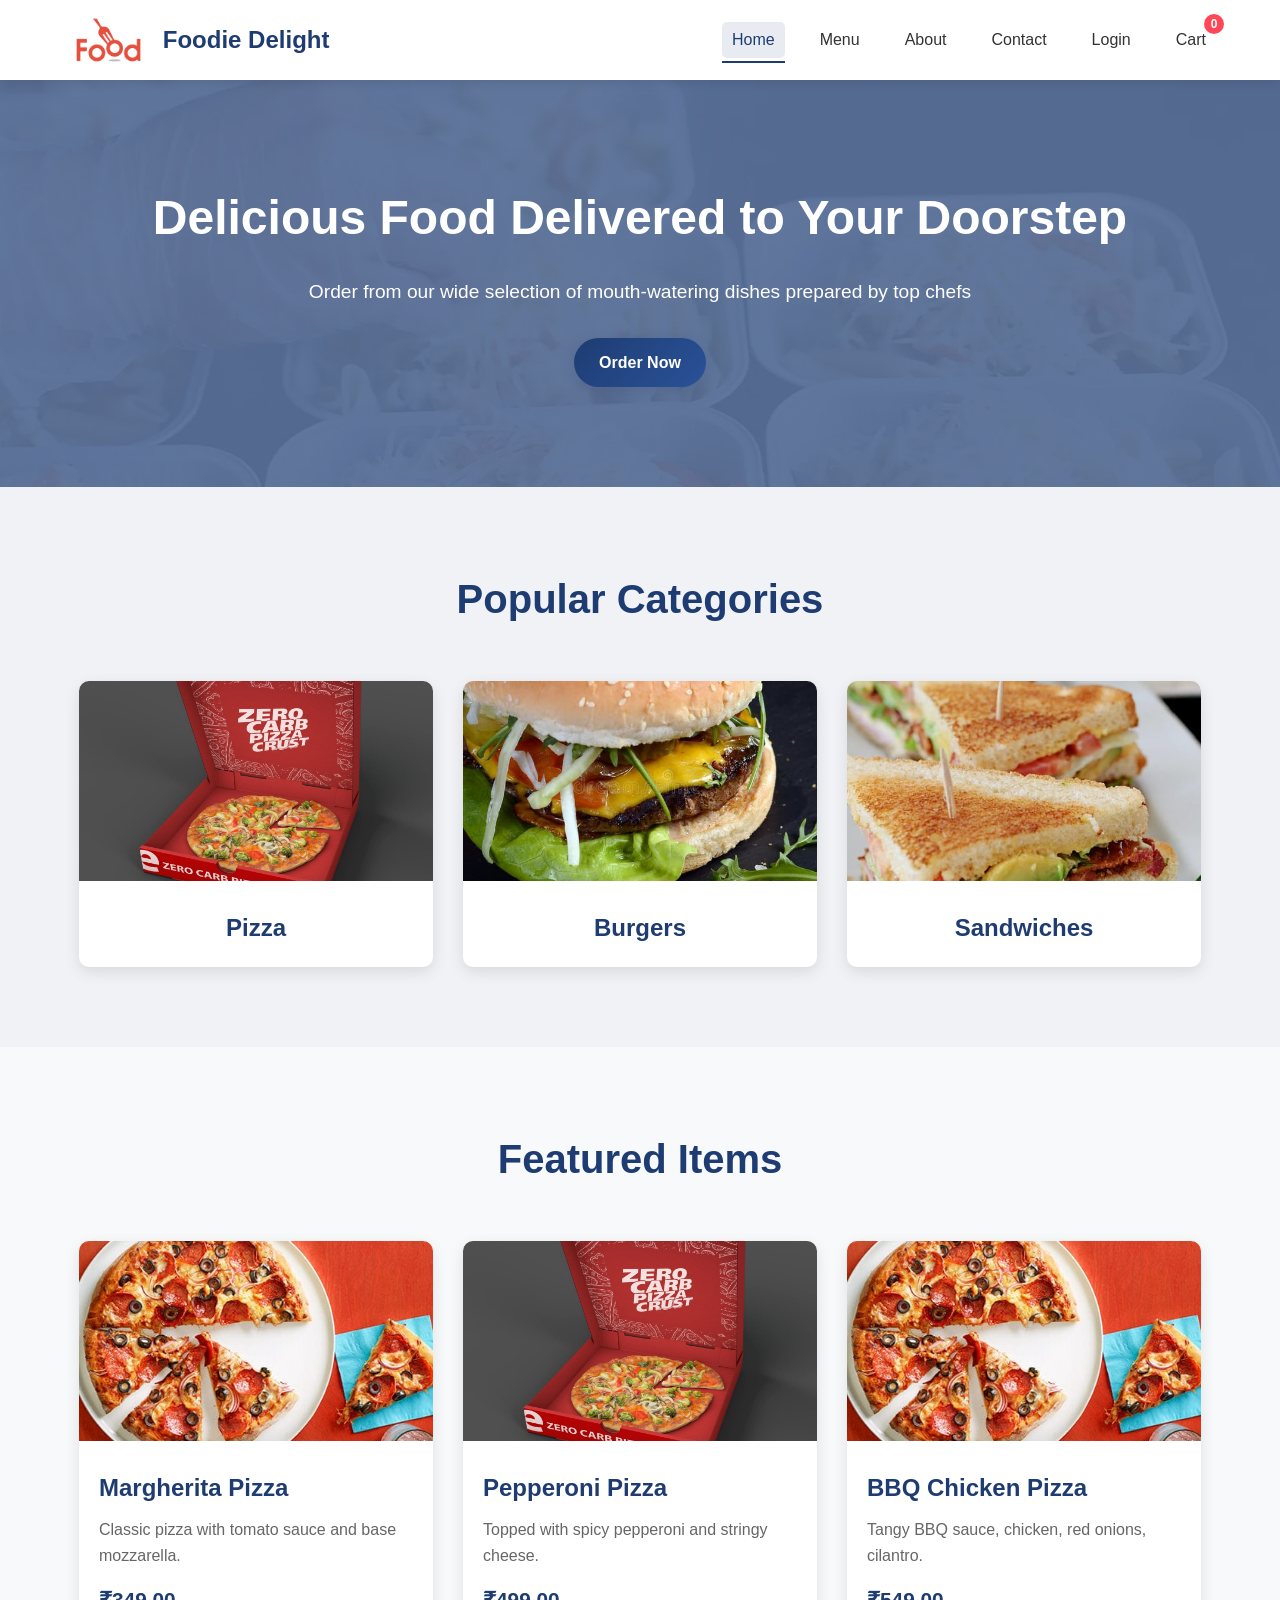
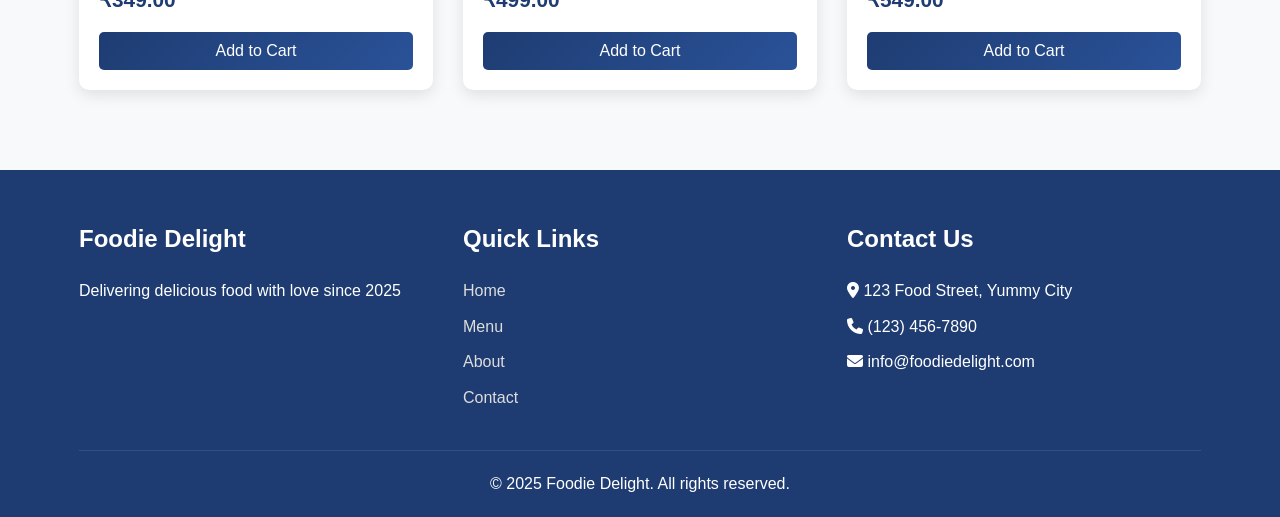
<file: index.html>
<!DOCTYPE html>
<html lang="en">

<head>
    <meta charset="UTF-8">
    <meta name="viewport" content="width=device-width, initial-scale=1.0">
    <title>Foodie Delight - Order Delicious Food Online</title>
    <link rel="stylesheet" href="style.css">
    <link rel="stylesheet" href="https://cdnjs.cloudflare.com/ajax/libs/font-awesome/6.4.0/css/all.min.css">
</head>

<body>
    <!-- Header Section -->
    <header>
        <div class="container">
            <div class="logo">
                <img src="img/logo.png" alt="Foodie Delight Logo">
                <h1>Foodie Delight</h1>
            </div>
            <nav>
                <ul class="nav-links">
                    <li><a href="index.html" class="active">Home</a></li>
                    <li><a href="menu.html">Menu</a></li>
                    <li><a href="about.html">About</a></li>
                    <li><a href="contact.html">Contact</a></li>
                    <li><a href="#" id="cartLink">Cart <span class="cart-count">0</span></a></li>
                </ul>
            </nav>
        </div>
    </header>

    <!-- Hero Section -->
    <section class="hero">
        <div class="container">
            <div class="hero-content">
                <h1>Delicious Food Delivered to Your Doorstep</h1>
                <p>Order from our wide selection of mouth-watering dishes prepared by top chefs</p>
                <a href="menu.html" class="btn-primary">Order Now</a>
            </div>
        </div>
    </section>

    <!-- Categories Section -->
    <section class="categories">
        <div class="container">
            <h2>Popular Categories</h2>
            <div class="category-grid">
                <div class="category-card">
                    <img src="img/category/pizza.jpg" alt="Pizza">
                    <h3>Pizza</h3>
                </div>
                <div class="category-card">
                    <img src="img/category/burger.jpg" alt="Burgers">
                    <h3>Burgers</h3>
                </div>
                <div class="category-card">
                    <img src="img/category/sandwich.jpg" alt="Sandwiches">
                    <h3>Sandwiches</h3>
                </div>
            </div>
        </div>
    </section>

    <!-- Featured Items Section -->
    <section class="featured">
        <div class="container">
            <h2>Featured Items</h2>
            <div class="food-grid" id="featuredFoods">
                <!-- Featured items will be loaded here by JavaScript -->
            </div>
        </div>
    </section>

    <!-- Cart Modal -->
    <div class="cart-modal" id="cartModal">
        <div class="cart-content">
            <div class="cart-header">
                <h2>Your Cart</h2>
                <span class="close-btn" id="closeCart">&times;</span>
            </div>
            <div class="cart-body">
                <div id="cartItems">
                    <!-- Cart items will be loaded here -->
                    <p class="empty-cart-message">Your cart is empty</p>
                </div>
                <div class="cart-footer">
                    <div class="cart-total">
                        <h3>Total: ₹<span id="cartTotal">0.00</span></h3>
                    </div>
                    <button class="btn-primary checkout-btn" id="checkoutBtn">Checkout</button>
                </div>
            </div>
        </div>
    </div>

    <!-- Footer -->
    <footer>
        <div class="container">
            <div class="footer-content">
                <div class="footer-section">
                    <h3>Foodie Delight</h3>
                    <p>Delivering delicious food with love since 2025</p>
                </div>
                <div class="footer-section">
                    <h3>Quick Links</h3>
                    <ul>
                        <li><a href="index.html">Home</a></li>
                        <li><a href="menu.html">Menu</a></li>
                        <li><a href="about.html">About</a></li>
                        <li><a href="contact.html">Contact</a></li>
                    </ul>
                </div>
                <div class="footer-section">
                    <h3>Contact Us</h3>
                    <p><i class="fas fa-map-marker-alt"></i> 123 Food Street, Yummy City</p>
                    <p><i class="fas fa-phone"></i> (123) 456-7890</p>
                    <p><i class="fas fa-envelope"></i> info@foodiedelight.com</p>
                </div>
            </div>
            <div class="footer-bottom">
                <p>&copy; 2025 Foodie Delight. All rights reserved.</p>
            </div>
        </div>
    </footer>

    <script src="script.js"></script>
</body>

</html>
</file>
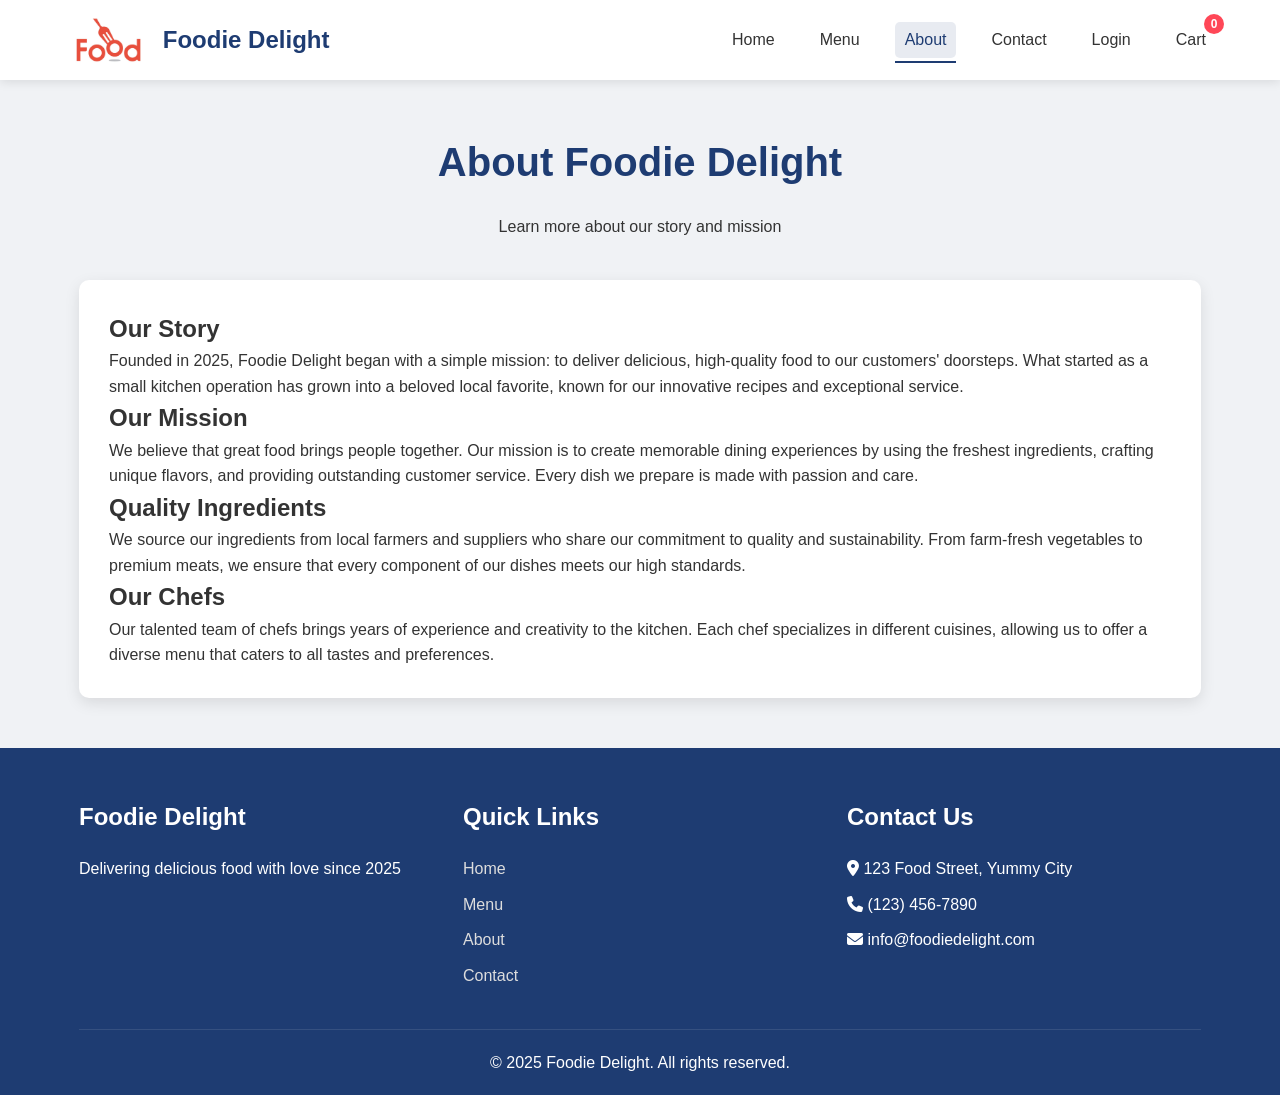
<file: about.html>
<!DOCTYPE html>
<html lang="en">
<head>
    <meta charset="UTF-8">
    <meta name="viewport" content="width=device-width, initial-scale=1.0">
    <title>About Us - Foodie Delight</title>
    <link rel="stylesheet" href="style.css">
    <link rel="stylesheet" href="https://cdnjs.cloudflare.com/ajax/libs/font-awesome/6.4.0/css/all.min.css">
</head>
<body>
    <!-- Header Section -->
    <header>
        <div class="container">
            <div class="logo">
                <img src="img/logo.png" alt="Foodie Delight Logo">
                <h1>Foodie Delight</h1>
            </div>
            <nav>
                <ul class="nav-links">
                    <li><a href="index.html">Home</a></li>
                    <li><a href="menu.html">Menu</a></li>
                    <li><a href="about.html" class="active">About</a></li>
                    <li><a href="contact.html">Contact</a></li>
                    <li><a href="#" id="cartLink">Cart <span class="cart-count">0</span></a></li>
                </ul>
            </nav>
        </div>
    </header>

    <!-- About Section -->
    <section class="about-page">
        <div class="container">
            <div class="about-header">
                <h1>About Foodie Delight</h1>
                <p>Learn more about our story and mission</p>
            </div>
            
            <div class="about-content">
                <h2>Our Story</h2>
                <p>Founded in 2025, Foodie Delight began with a simple mission: to deliver delicious, high-quality food to our customers' doorsteps. What started as a small kitchen operation has grown into a beloved local favorite, known for our innovative recipes and exceptional service.</p>
                
                <h2>Our Mission</h2>
                <p>We believe that great food brings people together. Our mission is to create memorable dining experiences by using the freshest ingredients, crafting unique flavors, and providing outstanding customer service. Every dish we prepare is made with passion and care.</p>
                
                <h2>Quality Ingredients</h2>
                <p>We source our ingredients from local farmers and suppliers who share our commitment to quality and sustainability. From farm-fresh vegetables to premium meats, we ensure that every component of our dishes meets our high standards.</p>
                
                <h2>Our Chefs</h2>
                <p>Our talented team of chefs brings years of experience and creativity to the kitchen. Each chef specializes in different cuisines, allowing us to offer a diverse menu that caters to all tastes and preferences.</p>
            </div>
        </div>
    </section>

    <!-- Cart Modal -->
    <div class="cart-modal" id="cartModal">
        <div class="cart-content">
            <div class="cart-header">
                <h2>Your Cart</h2>
                <span class="close-btn" id="closeCart">&times;</span>
            </div>
            <div class="cart-body">
                <div id="cartItems">
                    <!-- Cart items will be loaded here -->
                    <p class="empty-cart-message">Your cart is empty</p>
                </div>
                <div class="cart-footer">
                    <div class="cart-total">
                        <h3>Total: ₹<span id="cartTotal">0.00</span></h3>
                    </div>
                    <button class="btn-primary checkout-btn" id="checkoutBtn">Checkout</button>
                </div>
            </div>
        </div>
    </div>

    <!-- Footer -->
    <footer>
        <div class="container">
            <div class="footer-content">
                <div class="footer-section">
                    <h3>Foodie Delight</h3>
                    <p>Delivering delicious food with love since 2025</p>
                </div>
                <div class="footer-section">
                    <h3>Quick Links</h3>
                    <ul>
                        <li><a href="index.html">Home</a></li>
                        <li><a href="menu.html">Menu</a></li>
                        <li><a href="about.html">About</a></li>
                        <li><a href="contact.html">Contact</a></li>
                    </ul>
                </div>
                <div class="footer-section">
                    <h3>Contact Us</h3>
                    <p><i class="fas fa-map-marker-alt"></i> 123 Food Street, Yummy City</p>
                    <p><i class="fas fa-phone"></i> (123) 456-7890</p>
                    <p><i class="fas fa-envelope"></i> info@foodiedelight.com</p>
                </div>
            </div>
            <div class="footer-bottom">
                <p>&copy; 2025 Foodie Delight. All rights reserved.</p>
            </div>
        </div>
    </footer>

    <script src="script.js"></script>
</body>
</html>
</file>
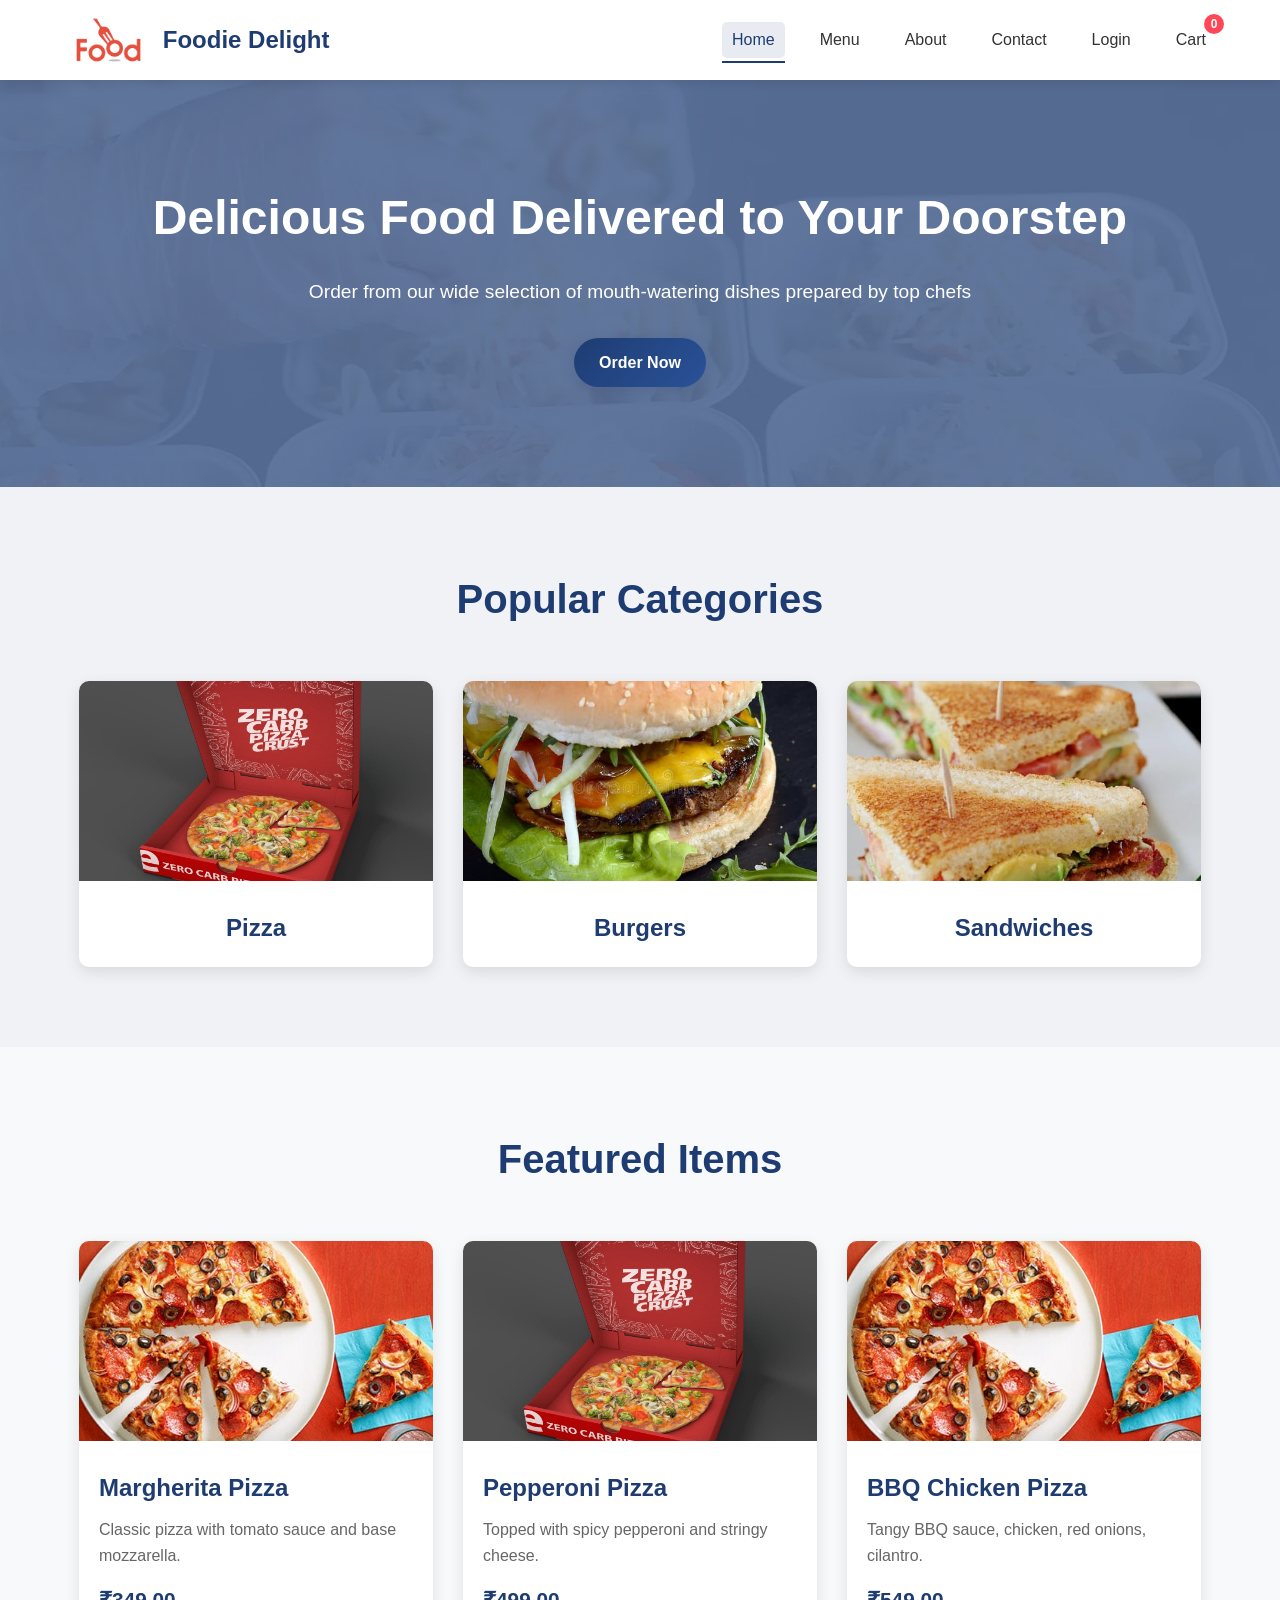
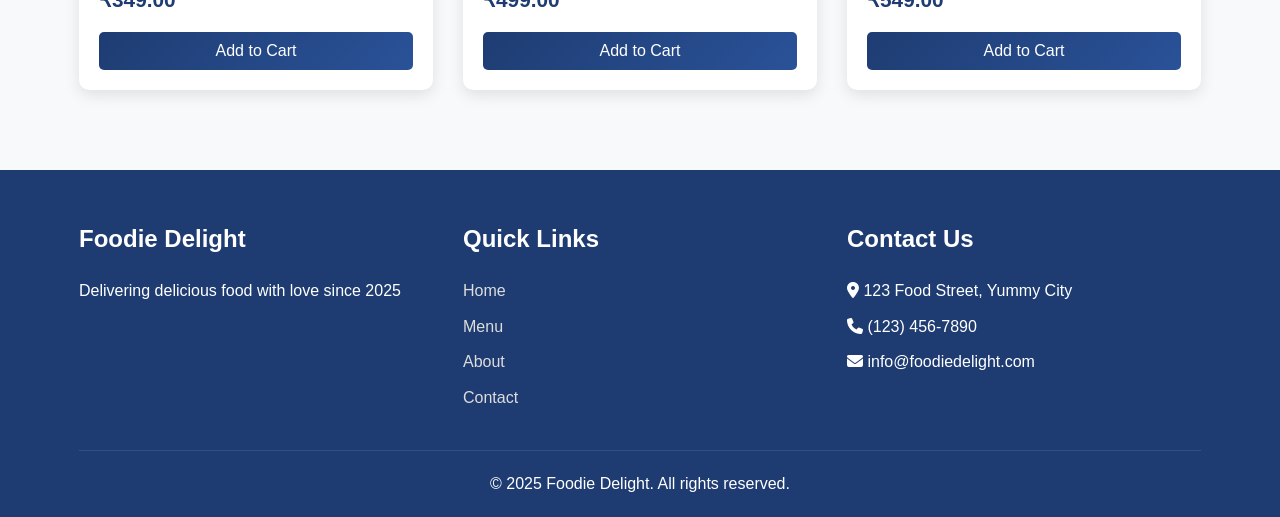
<file: admin.html>
<!DOCTYPE html>
<html lang="en">
<head>
    <meta charset="UTF-8">
    <meta name="viewport" content="width=device-width, initial-scale=1.0">
    <title>Admin Dashboard - Foodie Delight</title>
    <link rel="stylesheet" href="style.css">
    <link rel="stylesheet" href="https://cdnjs.cloudflare.com/ajax/libs/font-awesome/6.4.0/css/all.min.css">
    <style>
        .admin-layout { display: flex; min-height: calc(100vh - 80px); }
        .admin-sidebar { width: 250px; background: #2f3542; color: white; padding: 20px 0; }
        .admin-sidebar ul { list-style: none; padding: 0; }
        .admin-sidebar li { padding: 15px 25px; cursor: pointer; border-left: 4px solid transparent; transition: 0.3s; }
        .admin-sidebar li:hover, .admin-sidebar li.active { background: #57606f; border-left-color: #ff4757; }
        .admin-sidebar i { margin-right: 10px; width: 20px; text-align: center; }
        .admin-content { flex: 1; background: #f1f2f6; padding: 30px; overflow-y: auto; }
        
        .admin-section { display: none; background: white; padding: 20px; border-radius: 8px; box-shadow: 0 4px 6px rgba(0,0,0,0.05); }
        .admin-section.active { display: block; }
        .section-header { display: flex; justify-content: space-between; align-items: center; margin-bottom: 20px; border-bottom: 1px solid #eee; padding-bottom: 15px; }
        
        table { width: 100%; border-collapse: collapse; }
        table th, table td { padding: 12px 15px; text-align: left; border-bottom: 1px solid #ddd; }
        table th { background-color: #f8f9fa; font-weight: bold; }
        .status-badge { padding: 5px 10px; border-radius: 20px; font-size: 0.85em; font-weight: bold; }
        .status-Preparing { background: #ffeaa7; color: #fdcb6e; }
        .status-Out { background: #81ecec; color: #00cec9; }
        .status-Delivered { background: #55efc4; color: #00b894; }
        
        .action-btn { padding: 5px 10px; border: none; border-radius: 4px; cursor: pointer; color: white; display: inline-flex; align-items: center; justify-content: center; margin-right: 5px; }
        .btn-edit { background: #3498db; }
        .btn-delete { background: #e74c3c; }
        .btn-status { background: #2ecc71; }
        
        /* Modal Styles for Menu Item */
        .admin-modal { background: rgba(0,0,0,0.5); display: none; position: fixed; top:0; left:0; width: 100%; height: 100%; align-items: center; justify-content: center; }
        .admin-modal-content { background: white; padding: 30px; border-radius: 8px; width: 400px; max-width: 90%; }
        .form-group { margin-bottom: 15px; }
        .form-group label { display: block; margin-bottom: 5px; }
        .form-group input, .form-group select { width: 100%; padding: 8px; border: 1px solid #ccc; border-radius: 4px; }
    </style>
</head>
<body>
    <header>
        <div class="container">
            <div class="logo">
                <img src="img/logo.png" alt="Logo" onerror="this.src=''; this.alt='🍔'">
                <h1>Foodie Delight <span style="font-size: 0.5em; color: #ff4757; vertical-align: middle;">ADMIN</span></h1>
            </div>
            <nav>
                <ul class="nav-links" id="navLinks">
                    <li><a href="index.html">View Site</a></li>
                    <li><a href="#" id="adminLogout">Logout</a></li>
                </ul>
            </nav>
        </div>
    </header>

    <div class="admin-layout">
        <aside class="admin-sidebar">
            <ul>
                <li class="nav-tab active" data-target="dashboardSection">
                    <i class="fas fa-home"></i> Dashboard
                </li>
                <li class="nav-tab" data-target="ordersSection">
                    <i class="fas fa-shopping-bag"></i> Orders
                </li>
                <li class="nav-tab" data-target="menuSection">
                    <i class="fas fa-utensils"></i> Menu Items
                </li>
            </ul>
        </aside>

        <main class="admin-content">
            <!-- Dashboard Section -->
            <section id="dashboardSection" class="admin-section active">
                <div class="section-header">
                    <h2>Admin Dashboard</h2>
                </div>
                <div style="display: flex; gap: 20px; flex-wrap: wrap;">
                    <div style="flex: 1; background: #fff; padding: 20px; border-radius: 8px; box-shadow: 0 4px 6px rgba(0,0,0,0.05); text-align: center;">
                        <i class="fas fa-shopping-cart" style="font-size: 40px; color: #3498db; margin-bottom: 10px;"></i>
                        <h3 id="statTotalOrders">0</h3>
                        <p>Total Orders</p>
                    </div>
                    <div style="flex: 1; background: #fff; padding: 20px; border-radius: 8px; box-shadow: 0 4px 6px rgba(0,0,0,0.05); text-align: center;">
                        <i class="fas fa-rupee-sign" style="font-size: 40px; color: #2ecc71; margin-bottom: 10px;"></i>
                        <h3 id="statTotalRevenue">₹0.00</h3>
                        <p>Total Revenue</p>
                    </div>
                    <div style="flex: 1; background: #fff; padding: 20px; border-radius: 8px; box-shadow: 0 4px 6px rgba(0,0,0,0.05); text-align: center;">
                        <i class="fas fa-utensils" style="font-size: 40px; color: #f1c40f; margin-bottom: 10px;"></i>
                        <h3 id="statTotalItems">0</h3>
                        <p>Menu Items</p>
                    </div>
                </div>
            </section>

            <!-- Orders Section -->
            <section id="ordersSection" class="admin-section">
                <div class="section-header">
                    <h2>Manage Orders</h2>
                </div>
                <div style="overflow-x: auto;">
                    <table id="ordersTable">
                        <thead>
                            <tr>
                                <th>Order ID</th>
                                <th>Customer</th>
                                <th>Date</th>
                                <th>Items</th>
                                <th>Total</th>
                                <th>Status</th>
                                <th>Actions</th>
                            </tr>
                        </thead>
                        <tbody>
                            <!-- Orders will be injected here -->
                        </tbody>
                    </table>
                </div>
            </section>

            <!-- Menu Items Section -->
            <section id="menuSection" class="admin-section">
                <div class="section-header">
                    <h2>Manage Menu Items</h2>
                    <button class="btn-primary" id="addMenuItemBtn"><i class="fas fa-plus"></i> Add Item</button>
                </div>
                <div style="overflow-x: auto;">
                    <table id="menuTable">
                        <thead>
                            <tr>
                                <th>ID</th>
                                <th>Image</th>
                                <th>Name</th>
                                <th>Category</th>
                                <th>Price</th>
                                <th>Actions</th>
                            </tr>
                        </thead>
                        <tbody>
                            <!-- Menu items will be injected here -->
                        </tbody>
                    </table>
                </div>
            </section>
        </main>
    </div>

    <!-- Add/Edit Menu Item Modal -->
    <div class="admin-modal" id="menuItemModal">
        <div class="admin-modal-content">
            <h2 id="modalTitle" style="margin-bottom: 20px;">Add Menu Item</h2>
            <form id="menuItemForm">
                <input type="hidden" id="itemId">
                <div class="form-group">
                    <label>Name</label>
                    <input type="text" id="itemName" required>
                </div>
                <div class="form-group">
                    <label>Category</label>
                    <select id="itemCategory" required>
                        <option value="pizza">Pizza</option>
                        <option value="burger">Burger</option>
                        <option value="sandwich">Sandwich</option>
                        <option value="beverage">Beverage</option>
                    </select>
                </div>
                <div class="form-group">
                    <label>Price (₹)</label>
                    <input type="number" step="0.01" id="itemPrice" required>
                </div>
                <div class="form-group">
                    <label>Description</label>
                    <input type="text" id="itemDescription" required>
                </div>
                <div class="form-group">
                    <label>Image URL (e.g., img/food/p1.jpg)</label>
                    <input type="text" id="itemImage" required placeholder="img/food/default.jpg">
                </div>
                <div style="display: flex; gap: 10px; margin-top: 20px;">
                    <button type="submit" class="btn-primary" style="flex: 1;">Save</button>
                    <button type="button" class="btn-primary" id="cancelMenuBtn" style="flex: 1; background: #95a5a6;">Cancel</button>
                </div>
            </form>
        </div>
    </div>

    <script src="admin.js"></script>
</body>
</html>
</file>
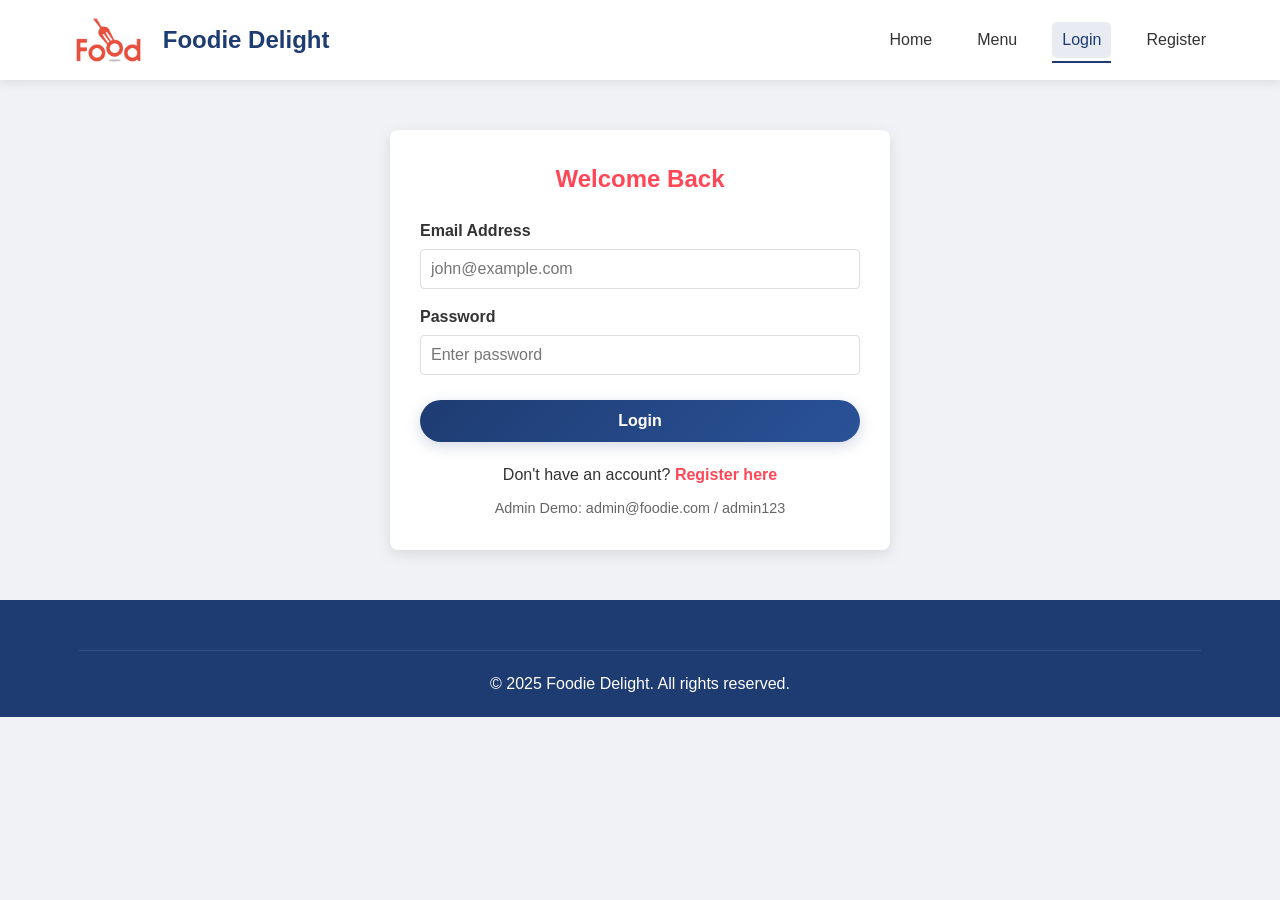
<file: checkout.html>
<!DOCTYPE html>
<html lang="en">
<head>
    <meta charset="UTF-8">
    <meta name="viewport" content="width=device-width, initial-scale=1.0">
    <title>Checkout - Foodie Delight</title>
    <link rel="stylesheet" href="style.css">
    <link rel="stylesheet" href="https://cdnjs.cloudflare.com/ajax/libs/font-awesome/6.4.0/css/all.min.css">
    <style>
        .checkout-container { display: flex; gap: 30px; max-width: 1000px; margin: 40px auto; padding: 0 20px; }
        .checkout-form-section, .order-summary-section { background: white; padding: 25px; border-radius: 8px; box-shadow: 0 4px 15px rgba(0,0,0,0.05); }
        .checkout-form-section { flex: 2; }
        .order-summary-section { flex: 1; height: fit-content; }
        .form-row { display: flex; gap: 15px; margin-bottom: 15px; }
        .form-group { flex: 1; margin-bottom: 15px; }
        .form-group label { display: block; margin-bottom: 5px; font-weight: bold; }
        .form-group input, .form-group select { width: 100%; padding: 10px; border: 1px solid #ddd; border-radius: 4px; }
        .payment-methods { display: flex; gap: 15px; margin-bottom: 20px; }
        .payment-method { flex: 1; padding: 15px; border: 1px solid #ddd; border-radius: 4px; text-align: center; cursor: pointer; }
        .payment-method.active { border-color: #ff4757; background: #fff0f1; }
        .payment-details { display: none; margin-bottom: 20px; }
        .payment-details.active { display: block; }
        .summary-item { display: flex; justify-content: space-between; margin-bottom: 10px; border-bottom: 1px solid #eee; padding-bottom: 10px; }
        .summary-total { display: flex; justify-content: space-between; font-weight: bold; font-size: 1.2em; border-top: 2px solid #ddd; padding-top: 15px; margin-top: 10px; }
        .btn-pay { width: 100%; font-size: 1.1em; padding: 12px; margin-top: 20px; }
    </style>
</head>
<body>
    <header>
        <div class="container">
            <div class="logo">
                <img src="img/logo.png" alt="Logo" onerror="this.src=''; this.alt='🍔'">
                <h1>Foodie Delight</h1>
            </div>
            <nav>
                <ul class="nav-links" id="navLinks">
                    <li><a href="index.html">Home</a></li>
                    <li><a href="menu.html">Menu</a></li>
                </ul>
            </nav>
        </div>
    </header>

    <div class="checkout-container">
        <div class="checkout-form-section">
            <h2>Secure Checkout</h2>
            <form id="checkoutPaymentForm">
                <h3>Shipping Details</h3>
                <div class="form-row">
                    <div class="form-group">
                        <label>Full Name</label>
                        <input type="text" id="shipName" required>
                    </div>
                    <div class="form-group">
                        <label>Phone Number</label>
                        <input type="text" id="shipPhone" required>
                    </div>
                </div>
                <div class="form-group">
                    <label>Delivery Address</label>
                    <input type="text" id="shipAddress" required placeholder="123 Main St, Apartment 4B">
                </div>

                <h3 style="margin-top: 30px;">Payment Method</h3>
                <div class="payment-methods">
                    <div class="payment-method active" data-method="card">
                        <i class="fas fa-credit-card"></i> Credit/Debit Card
                    </div>
                    <div class="payment-method" data-method="upi">
                        <i class="fas fa-mobile-alt"></i> UPI
                    </div>
                </div>

                <div id="cardDetails" class="payment-details active">
                    <div class="form-group">
                        <label>Card Number</label>
                        <input type="text" placeholder="XXXX XXXX XXXX XXXX" maxlength="19" required>
                    </div>
                    <div class="form-row">
                        <div class="form-group">
                            <label>Expiry Date</label>
                            <input type="text" placeholder="MM/YY" maxlength="5" required>
                        </div>
                        <div class="form-group">
                            <label>CVV</label>
                            <input type="password" placeholder="XXX" maxlength="3" required>
                        </div>
                    </div>
                </div>

                <div id="upiDetails" class="payment-details">
                    <div class="form-group">
                        <label>UPI ID</label>
                        <input type="text" placeholder="username@bank">
                    </div>
                </div>

                <button type="submit" class="btn-primary btn-pay">Pay ₹<span id="payBtnAmount">0.00</span></button>
            </form>
        </div>

        <div class="order-summary-section">
            <h2>Order Summary</h2>
            <div id="checkoutItemsList">
                <!-- Items will be injected here -->
            </div>
            <div class="summary-total">
                <span>Total Amount:</span>
                <span>₹<span id="checkoutTotalAmount">0.00</span></span>
            </div>
        </div>
    </div>

    <!-- Bill Modal -->
    <div class="cart-modal" id="receiptModal" style="display: none;">
        <div class="cart-content" style="max-width: 500px; text-align: center;">
            <div class="cart-header" style="justify-content: center; border: none;">
                <h2 style="color: #4CAF50;"><i class="fas fa-check-circle" style="font-size: 50px; display: block; margin-bottom: 10px;"></i> Payment Successful!</h2>
            </div>
            <div class="cart-body">
                <p>Your order has been placed successfully. Thank you for choosing Foodie Delight!</p>
                <p>Order ID: <strong id="receiptOrderId">#12345</strong></p>
                
                <div class="tracking-container" style="margin-top: 30px; text-align: left; background: #f8f9fa; padding: 15px; border-radius: 8px;">
                    <h3 id="trackingStatusText" style="font-size: 1.1em; color: #1e3c72; margin-bottom: 10px;">Order Received ✅</h3>
                    <div class="progress-bar-bg" style="width: 100%; height: 12px; background: #ddd; border-radius: 6px; overflow: hidden;">
                        <div id="trackingProgressBar" style="width: 0%; height: 100%; background: linear-gradient(90deg, #3498db, #2ecc71); transition: width 1s linear;"></div>
                    </div>
                </div>

                <button class="btn-primary" style="margin-top: 25px;" onclick="window.location.href='index.html'">Back to Home</button>
            </div>
        </div>
    </div>

    <script src="checkout.js"></script>
    <script src="script.js"></script> <!-- Load script.js for auth logic -->
</body>
</html>
</file>
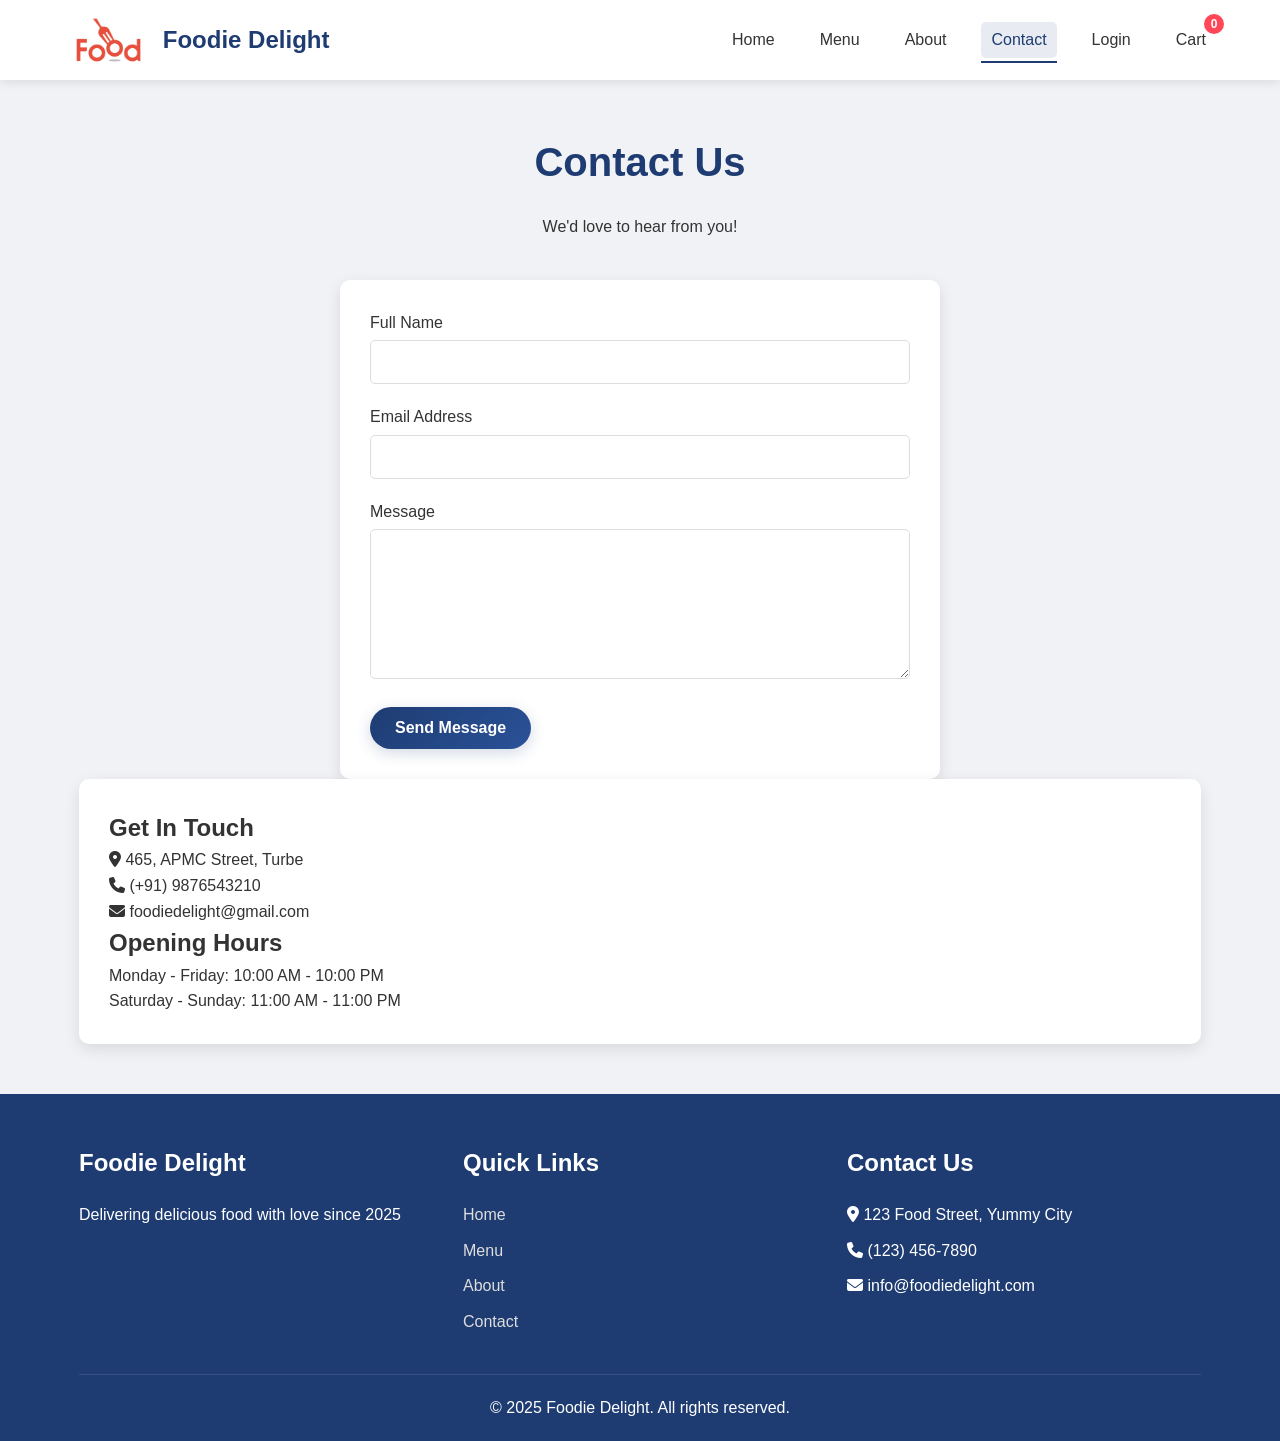
<file: contact.html>
<!DOCTYPE html>
<html lang="en">

<head>
    <meta charset="UTF-8">
    <meta name="viewport" content="width=device-width, initial-scale=1.0">
    <title>Contact Us - Foodie Delight</title>
    <link rel="stylesheet" href="style.css">
    <link rel="stylesheet" href="https://cdnjs.cloudflare.com/ajax/libs/font-awesome/6.4.0/css/all.min.css">
</head>

<body>
    <!-- Header Section -->
    <header>
        <div class="container">
            <div class="logo">
                <img src="img/logo.png" alt="Foodie Delight Logo">
                <h1>Foodie Delight</h1>
            </div>
            <nav>
                <ul class="nav-links">
                    <li><a href="index.html">Home</a></li>
                    <li><a href="menu.html">Menu</a></li>
                    <li><a href="about.html">About</a></li>
                    <li><a href="contact.html" class="active">Contact</a></li>
                    <li><a href="#" id="cartLink">Cart <span class="cart-count">0</span></a></li>
                </ul>
            </nav>
        </div>
    </header>

    <!-- Contact Section -->
    <section class="contact-page">
        <div class="container">
            <div class="contact-header">
                <h1>Contact Us</h1>
                <p>We'd love to hear from you!</p>
            </div>

            <div class="contact-form">
                <form id="contactForm">
                    <div class="form-group">
                        <label for="name">Full Name</label>
                        <input type="text" id="name" name="name" required>
                    </div>

                    <div class="form-group">
                        <label for="email">Email Address</label>
                        <input type="email" id="email" name="email" required>
                    </div>

                    <div class="form-group">
                        <label for="message">Message</label>
                        <textarea id="message" name="message" required></textarea>
                    </div>

                    <button type="submit" class="btn-primary">Send Message</button>
                </form>
            </div>

            <div class="contact-info">
                <div class="about-content">
                    <h2>Get In Touch</h2>
                    <p><i class="fas fa-map-marker-alt"></i> 465, APMC Street, Turbe</p>
                    <p><i class="fas fa-phone"></i> (+91) 9876543210</p>
                    <p><i class="fas fa-envelope"></i> foodiedelight@gmail.com</p>

                    <h2>Opening Hours</h2>
                    <p>Monday - Friday: 10:00 AM - 10:00 PM</p>
                    <p>Saturday - Sunday: 11:00 AM - 11:00 PM</p>
                </div>
            </div>
        </div>
    </section>

    <!-- Cart Modal -->
    <div class="cart-modal" id="cartModal">
        <div class="cart-content">
            <div class="cart-header">
                <h2>Your Cart</h2>
                <span class="close-btn" id="closeCart">&times;</span>
            </div>
            <div class="cart-body">
                <div id="cartItems">
                    <!-- Cart items will be loaded here -->
                    <p class="empty-cart-message">Your cart is empty</p>
                </div>
                <div class="cart-footer">
                    <div class="cart-total">
                        <h3>Total: ₹<span id="cartTotal">0.00</span></h3>
                    </div>
                    <button class="btn-primary checkout-btn" id="checkoutBtn">Checkout</button>
                </div>
            </div>
        </div>
    </div>

    <!-- Footer -->
    <footer>
        <div class="container">
            <div class="footer-content">
                <div class="footer-section">
                    <h3>Foodie Delight</h3>
                    <p>Delivering delicious food with love since 2025</p>
                </div>
                <div class="footer-section">
                    <h3>Quick Links</h3>
                    <ul>
                        <li><a href="index.html">Home</a></li>
                        <li><a href="menu.html">Menu</a></li>
                        <li><a href="about.html">About</a></li>
                        <li><a href="contact.html">Contact</a></li>
                    </ul>
                </div>
                <div class="footer-section">
                    <h3>Contact Us</h3>
                    <p><i class="fas fa-map-marker-alt"></i> 123 Food Street, Yummy City</p>
                    <p><i class="fas fa-phone"></i> (123) 456-7890</p>
                    <p><i class="fas fa-envelope"></i> info@foodiedelight.com</p>
                </div>
            </div>
            <div class="footer-bottom">
                <p>&copy; 2025 Foodie Delight. All rights reserved.</p>
            </div>
        </div>
    </footer>

    <script src="script.js"></script>
</body>

</html>
</file>
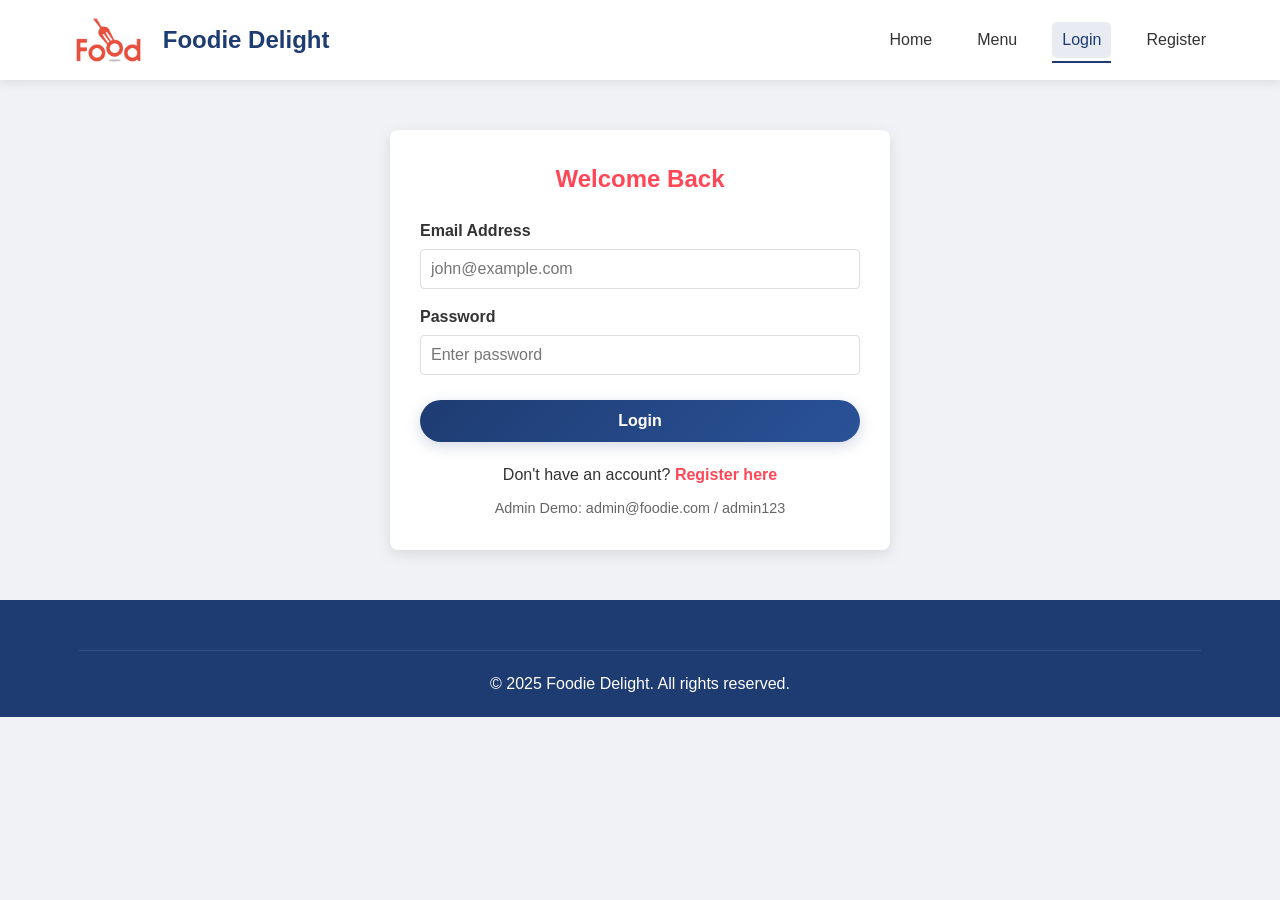
<file: login.html>
<!DOCTYPE html>
<html lang="en">
<head>
    <meta charset="UTF-8">
    <meta name="viewport" content="width=device-width, initial-scale=1.0">
    <title>Login - Foodie Delight</title>
    <link rel="stylesheet" href="style.css">
    <link rel="stylesheet" href="https://cdnjs.cloudflare.com/ajax/libs/font-awesome/6.4.0/css/all.min.css">
    <style>
        .auth-container { max-width: 500px; margin: 50px auto; padding: 30px; background: white; border-radius: 8px; box-shadow: 0 4px 15px rgba(0,0,0,0.1); }
        .auth-container h2 { text-align: center; margin-bottom: 20px; color: #ff4757; }
        .auth-form .form-group { margin-bottom: 15px; }
        .auth-form label { display: block; margin-bottom: 5px; font-weight: bold; }
        .auth-form input { width: 100%; padding: 10px; border: 1px solid #ddd; border-radius: 4px; font-size: 16px; }
        .auth-form .btn-primary { width: 100%; margin-top: 10px; }
        .auth-links { text-align: center; margin-top: 20px; }
        .auth-links a { color: #ff4757; text-decoration: none; font-weight: bold; }
        .auth-links a:hover { text-decoration: underline; }
    </style>
</head>
<body class="auth-page">
    <!-- Header Section -->
    <header>
        <div class="container">
            <div class="logo">
                <img src="img/logo.png" alt="Logo" onerror="this.src=''; this.alt='🍔'">
                <h1>Foodie Delight</h1>
            </div>
            <nav>
                <ul class="nav-links" id="navLinks">
                    <li><a href="index.html">Home</a></li>
                    <li><a href="menu.html">Menu</a></li>
                    <li><a href="login.html" class="active">Login</a></li>
                    <li><a href="register.html">Register</a></li>
                </ul>
            </nav>
        </div>
    </header>

    <section class="auth-section">
        <div class="container">
            <div class="auth-container">
                <h2>Welcome Back</h2>
                <form id="loginForm" class="auth-form">
                    <div class="form-group">
                        <label for="loginEmail">Email Address</label>
                        <input type="email" id="loginEmail" required placeholder="john@example.com">
                    </div>
                    <div class="form-group">
                        <label for="loginPassword">Password</label>
                        <input type="password" id="loginPassword" required placeholder="Enter password">
                    </div>
                    <button type="submit" class="btn-primary">Login</button>
                </form>
                <div class="auth-links">
                    <p>Don't have an account? <a href="register.html">Register here</a></p>
                    <p style="margin-top: 10px; font-size: 0.9em; color: #666;">Admin Demo: admin@foodie.com / admin123</p>
                </div>
            </div>
        </div>
    </section>

    <!-- Footer -->
    <footer>
        <div class="container">
            <div class="footer-bottom">
                <p>&copy; 2025 Foodie Delight. All rights reserved.</p>
            </div>
        </div>
    </footer>

    <script src="script.js"></script>
</body>
</html>
</file>
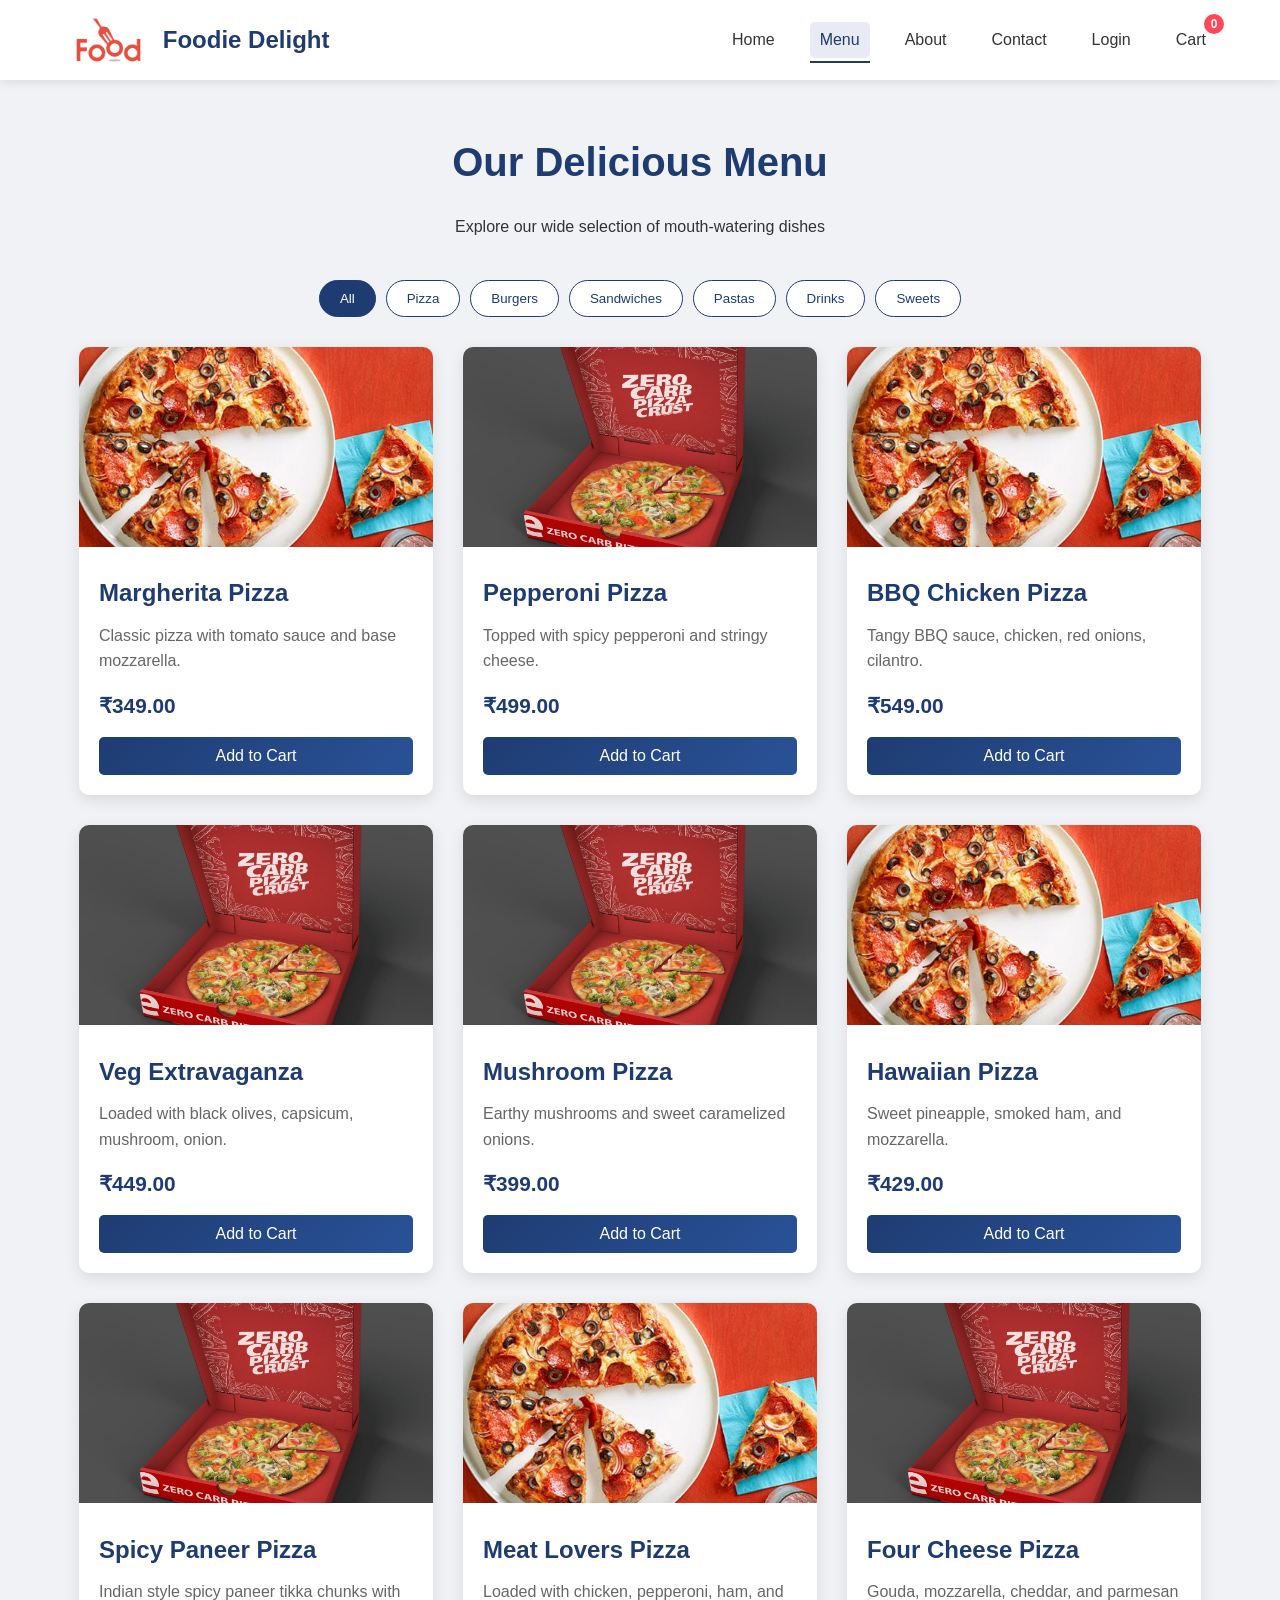
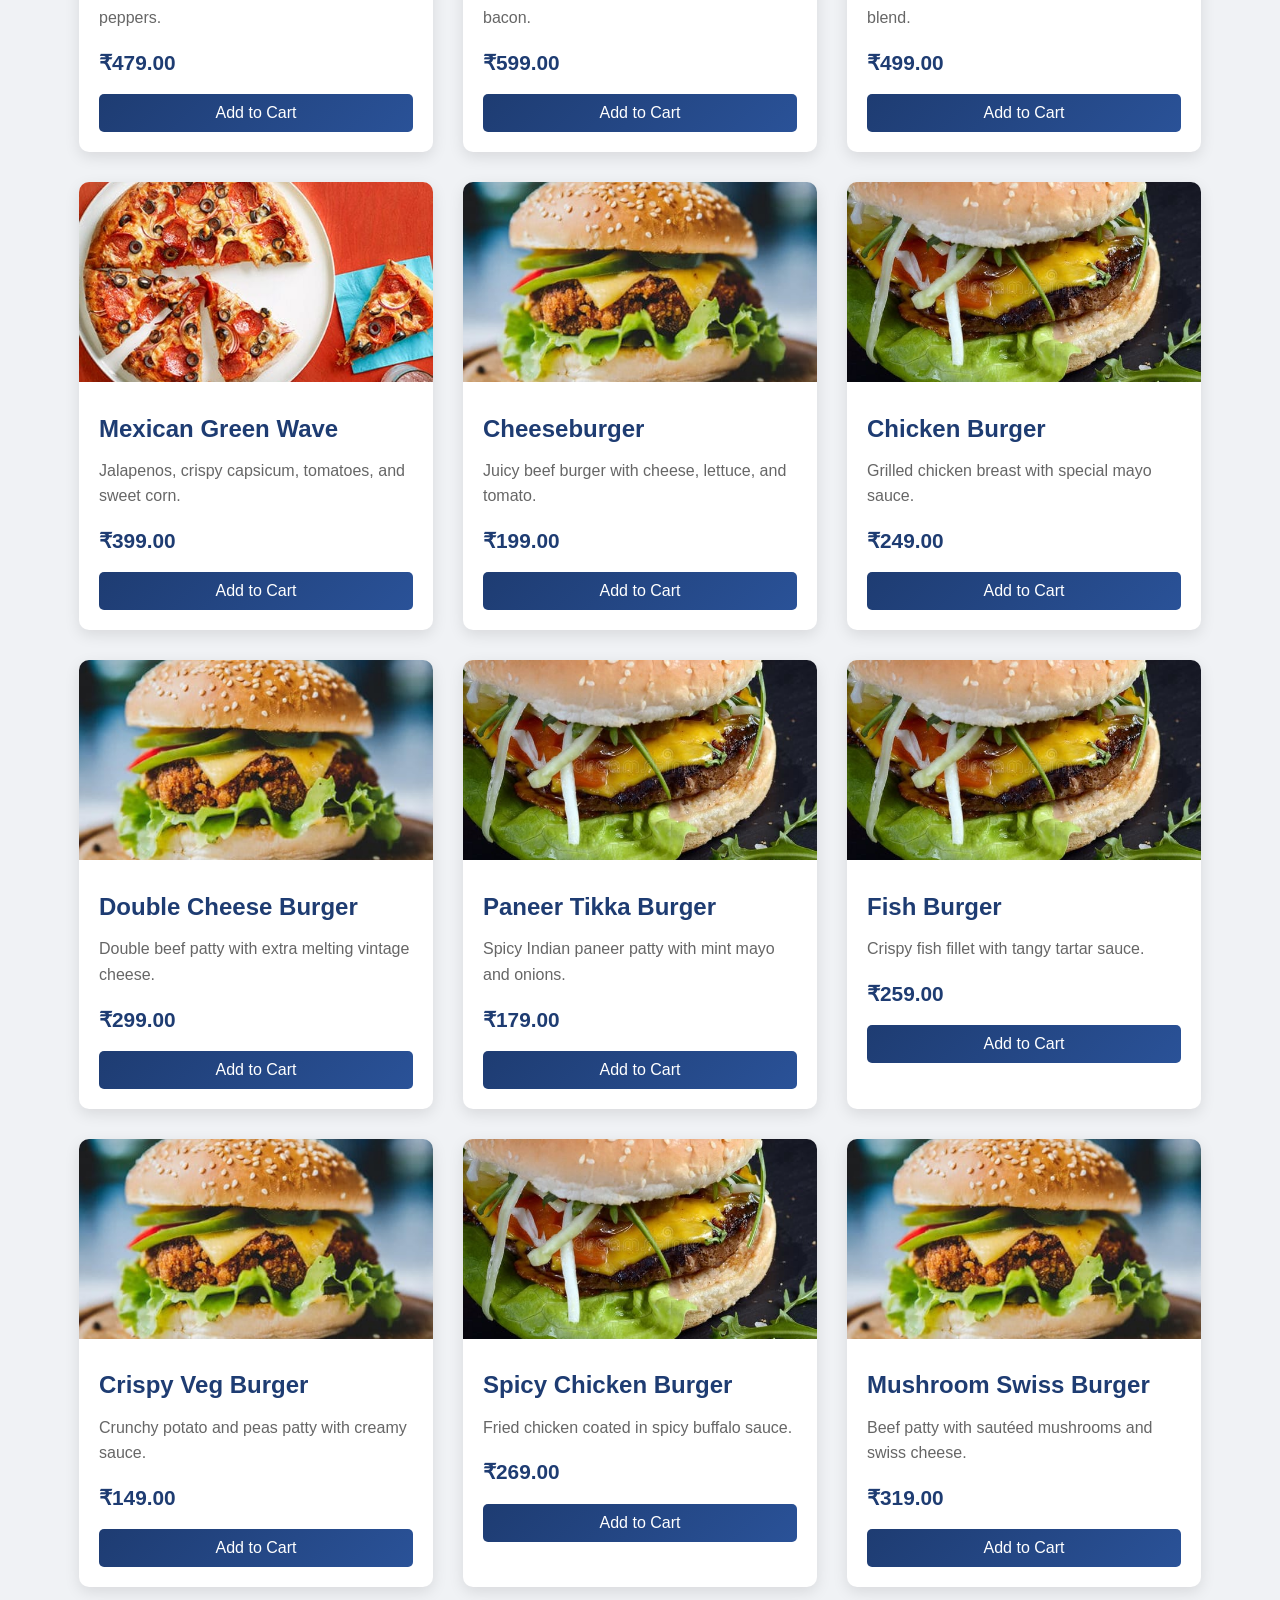
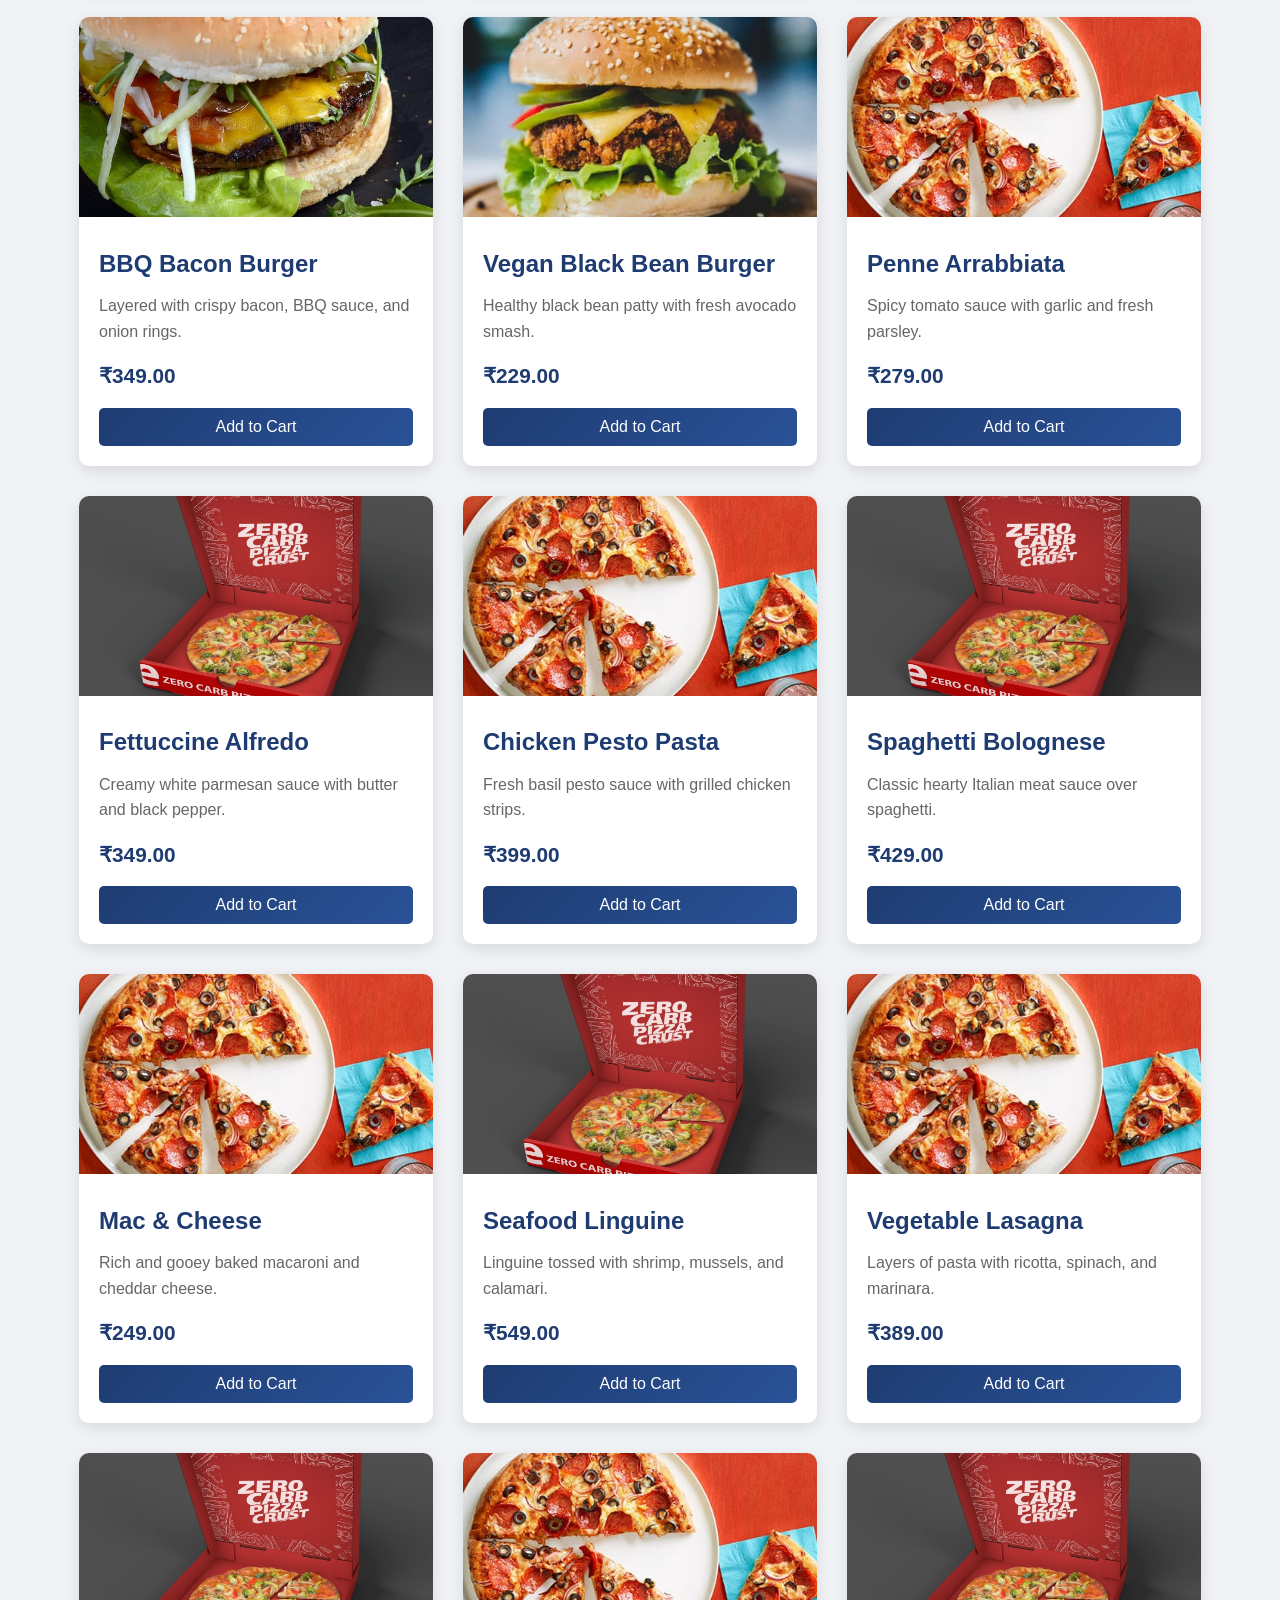
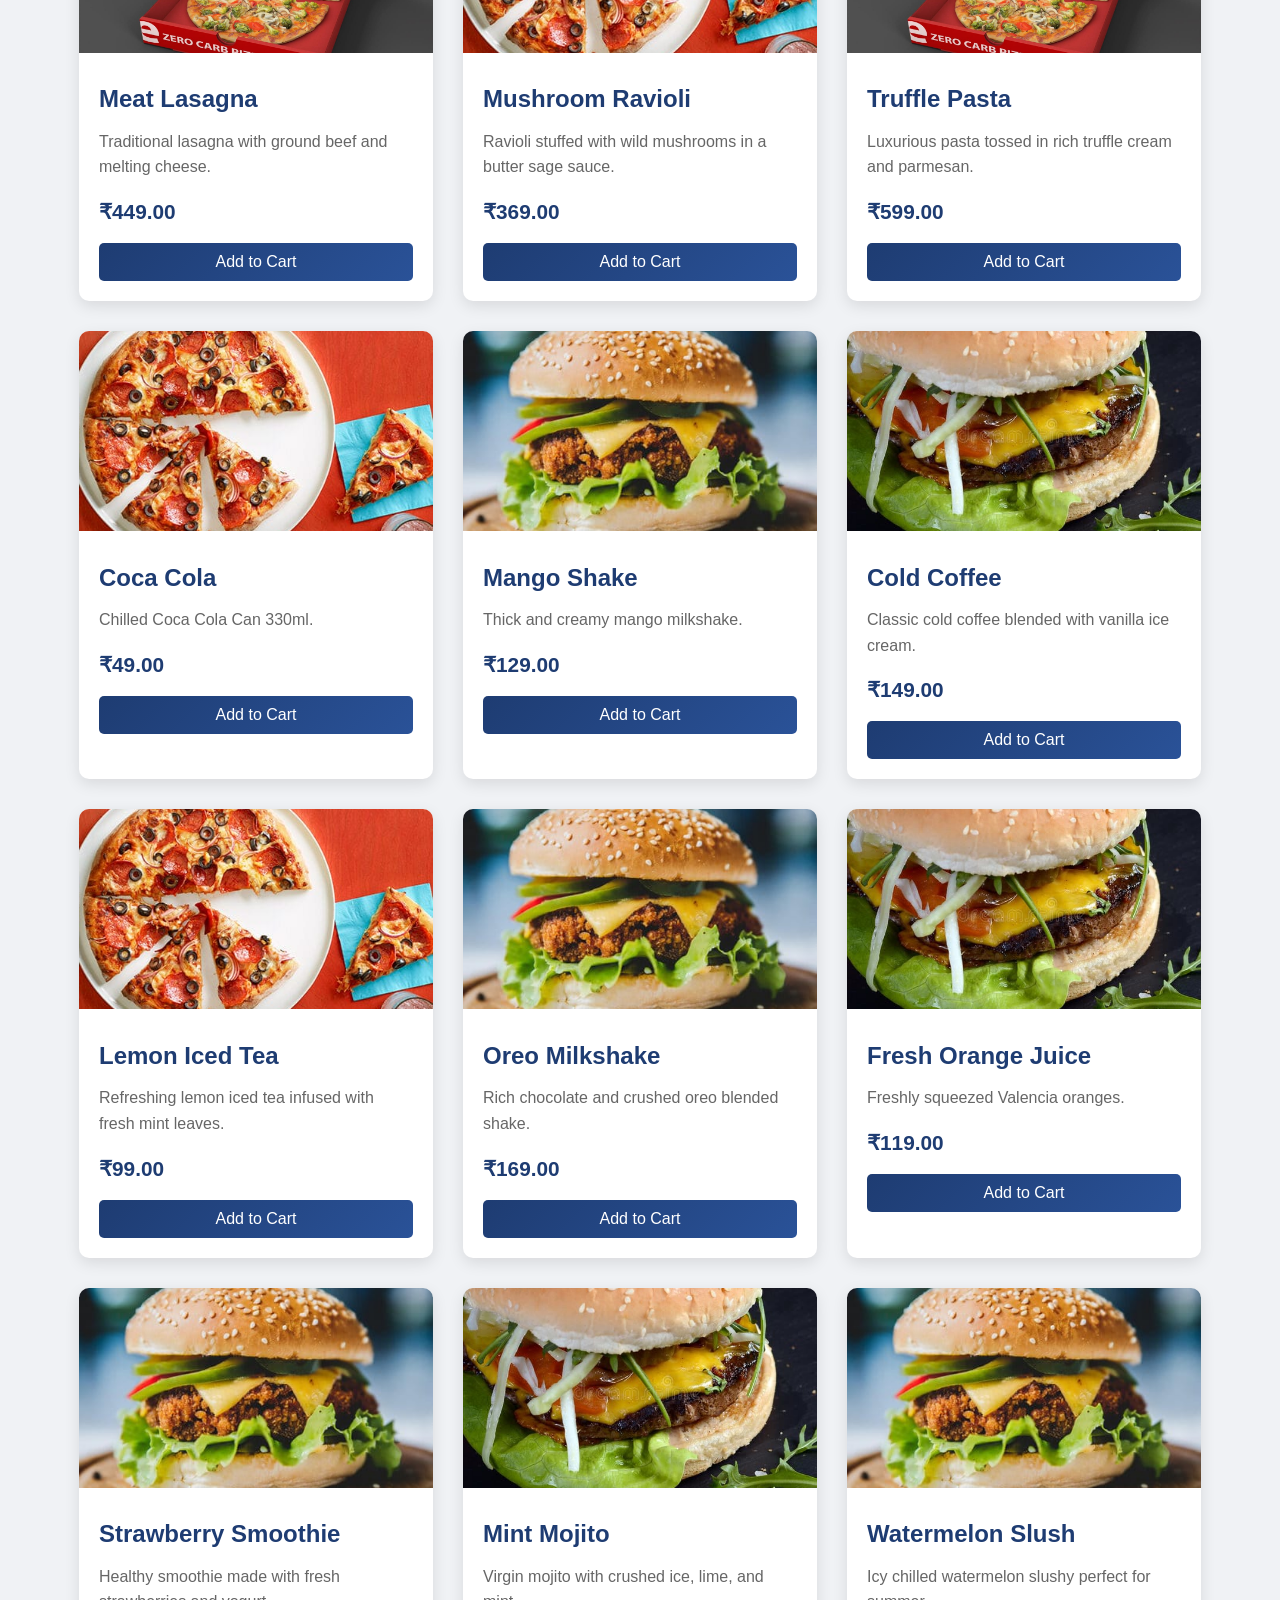
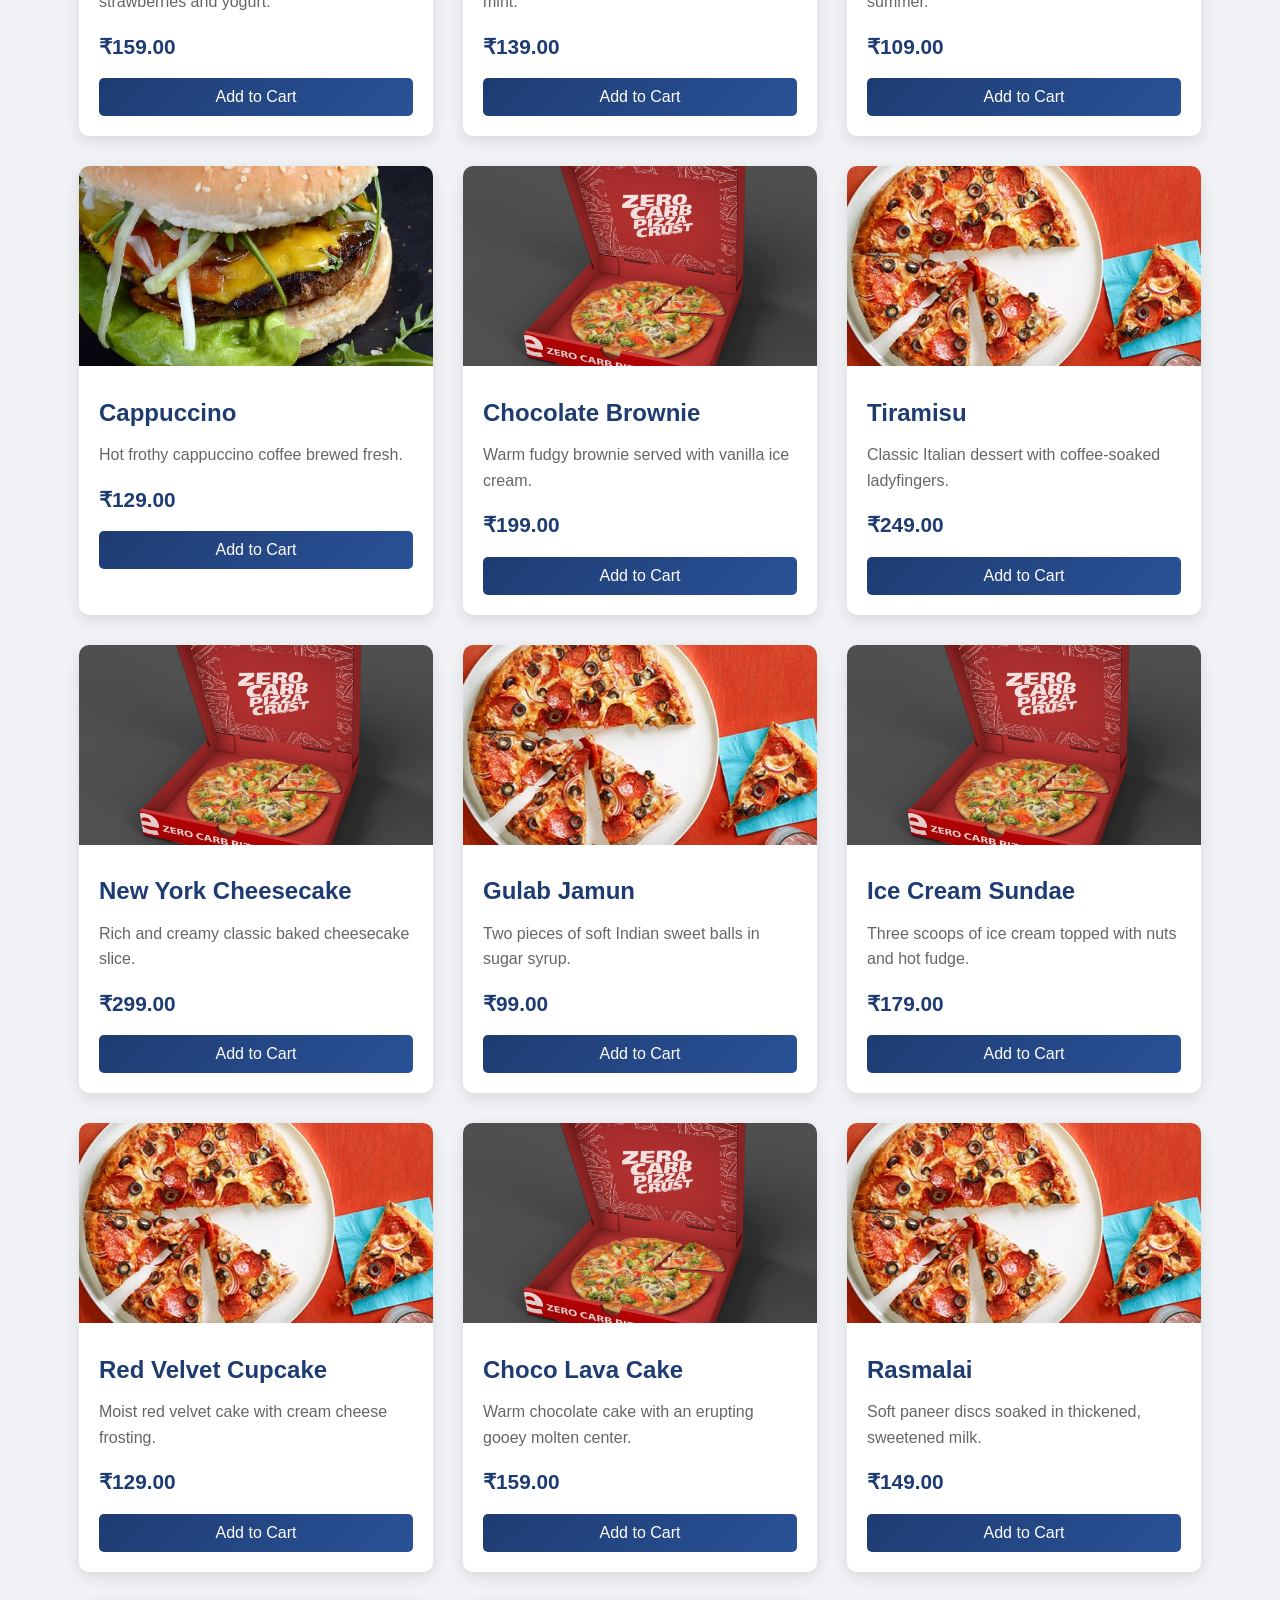
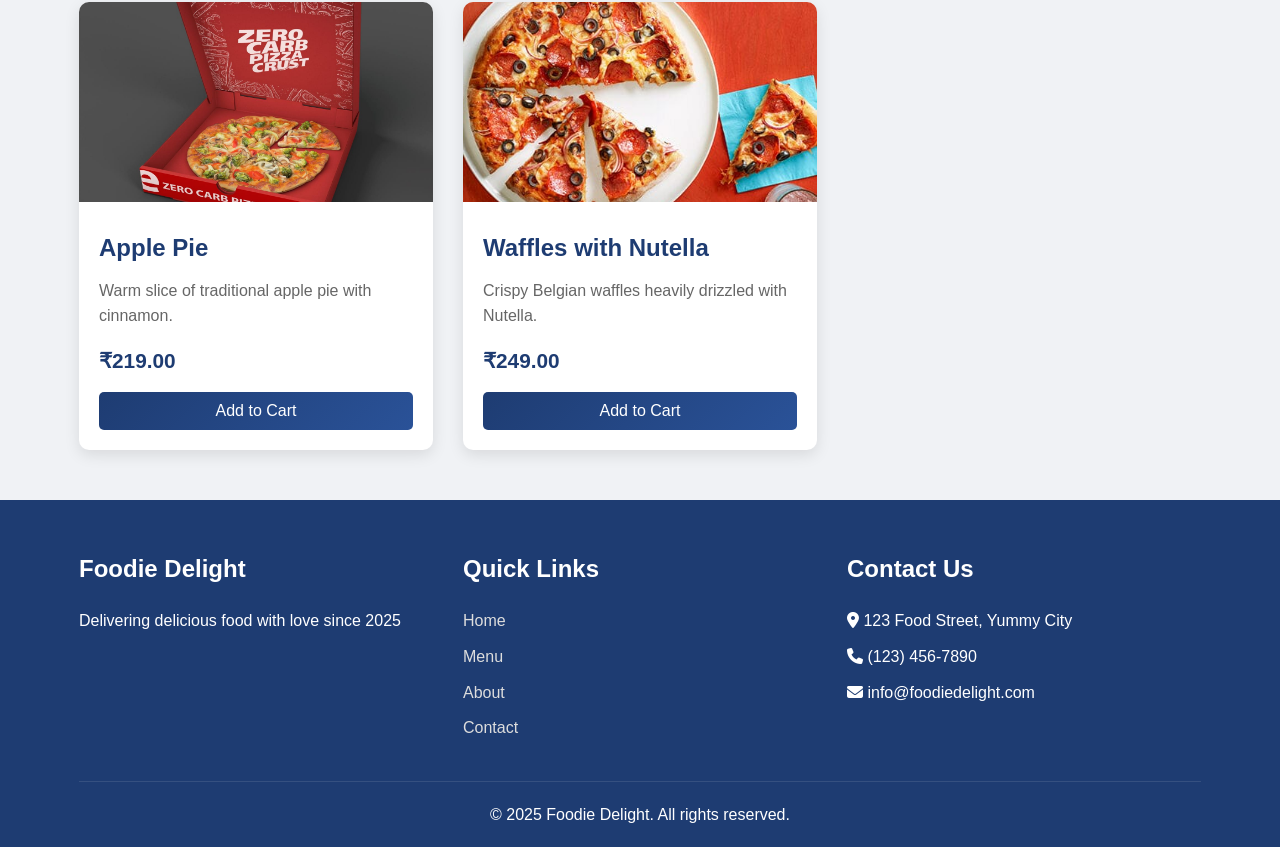
<file: menu.html>
<!DOCTYPE html>
<html lang="en">

<head>
    <meta charset="UTF-8">
    <meta name="viewport" content="width=device-width, initial-scale=1.0">
    <title>Our Menu - Foodie Delight</title>
    <link rel="stylesheet" href="style.css">
    <link rel="stylesheet" href="https://cdnjs.cloudflare.com/ajax/libs/font-awesome/6.4.0/css/all.min.css">
</head>

<body>
    <!-- Header Section -->
    <header>
        <div class="container">
            <div class="logo">
                <img src="img/logo.png" alt="Foodie Delight Logo">
                <h1>Foodie Delight</h1>
            </div>
            <nav>
                <ul class="nav-links">
                    <li><a href="index.html">Home</a></li>
                    <li><a href="menu.html" class="active">Menu</a></li>
                    <li><a href="about.html">About</a></li>
                    <li><a href="contact.html">Contact</a></li>
                    <li><a href="#" id="cartLink">Cart <span class="cart-count">0</span></a></li>
                </ul>
            </nav>
        </div>
    </header>

    <!-- Menu Section -->
    <section class="menu-page">
        <div class="container">
            <div class="menu-header">
                <h1>Our Delicious Menu</h1>
                <p>Explore our wide selection of mouth-watering dishes</p>
            </div>

            <div class="filter-buttons">
                <button class="filter-btn active" data-category="all">All</button>
                <button class="filter-btn" data-category="pizza">Pizza</button>
                <button class="filter-btn" data-category="burger">Burgers</button>
                <button class="filter-btn" data-category="sandwich">Sandwiches</button>
                <button class="filter-btn" data-category="pasta">Pastas</button>
                <button class="filter-btn" data-category="beverage">Drinks</button>
                <button class="filter-btn" data-category="sweet">Sweets</button>
            </div>

            <div class="food-grid" id="menuFoods">
                <!-- Menu items will be loaded here by JavaScript -->
            </div>
        </div>
    </section>

    <!-- Cart Modal -->
    <div class="cart-modal" id="cartModal">
        <div class="cart-content">
            <div class="cart-header">
                <h2>Your Cart</h2>
                <span class="close-btn" id="closeCart">&times;</span>
            </div>
            <div class="cart-body">
                <div id="cartItems">
                    <!-- Cart items will be loaded here -->
                    <p class="empty-cart-message">Your cart is empty</p>
                </div>
                <div class="cart-footer">
                    <div class="cart-total">
                        <h3>Total: ₹<span id="cartTotal">0.00</span></h3>
                    </div>
                    <button class="btn-primary checkout-btn" id="checkoutBtn">Checkout</button>
                </div>
            </div>
        </div>
    </div>

    <!-- Footer -->
    <footer>
        <div class="container">
            <div class="footer-content">
                <div class="footer-section">
                    <h3>Foodie Delight</h3>
                    <p>Delivering delicious food with love since 2025</p>
                </div>
                <div class="footer-section">
                    <h3>Quick Links</h3>
                    <ul>
                        <li><a href="index.html">Home</a></li>
                        <li><a href="menu.html">Menu</a></li>
                        <li><a href="about.html">About</a></li>
                        <li><a href="contact.html">Contact</a></li>
                    </ul>
                </div>
                <div class="footer-section">
                    <h3>Contact Us</h3>
                    <p><i class="fas fa-map-marker-alt"></i> 123 Food Street, Yummy City</p>
                    <p><i class="fas fa-phone"></i> (123) 456-7890</p>
                    <p><i class="fas fa-envelope"></i> info@foodiedelight.com</p>
                </div>
            </div>
            <div class="footer-bottom">
                <p>&copy; 2025 Foodie Delight. All rights reserved.</p>
            </div>
        </div>
    </footer>

    <script src="script.js"></script>
</body>

</html>
</file>
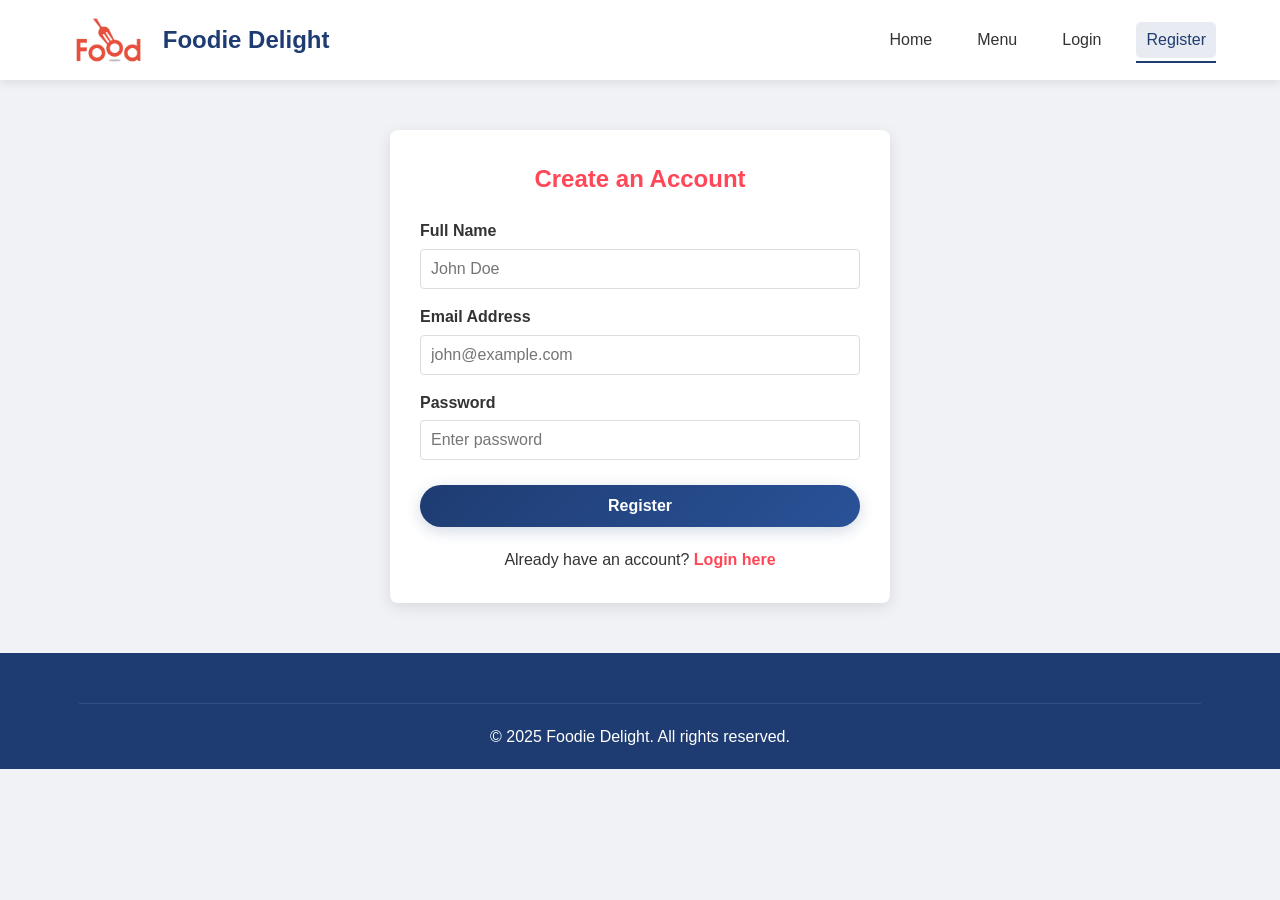
<file: register.html>
<!DOCTYPE html>
<html lang="en">
<head>
    <meta charset="UTF-8">
    <meta name="viewport" content="width=device-width, initial-scale=1.0">
    <title>Register - Foodie Delight</title>
    <link rel="stylesheet" href="style.css">
    <link rel="stylesheet" href="https://cdnjs.cloudflare.com/ajax/libs/font-awesome/6.4.0/css/all.min.css">
    <style>
        .auth-container { max-width: 500px; margin: 50px auto; padding: 30px; background: white; border-radius: 8px; box-shadow: 0 4px 15px rgba(0,0,0,0.1); }
        .auth-container h2 { text-align: center; margin-bottom: 20px; color: #ff4757; }
        .auth-form .form-group { margin-bottom: 15px; }
        .auth-form label { display: block; margin-bottom: 5px; font-weight: bold; }
        .auth-form input { width: 100%; padding: 10px; border: 1px solid #ddd; border-radius: 4px; font-size: 16px; }
        .auth-form .btn-primary { width: 100%; margin-top: 10px; }
        .auth-links { text-align: center; margin-top: 20px; }
        .auth-links a { color: #ff4757; text-decoration: none; font-weight: bold; }
        .auth-links a:hover { text-decoration: underline; }
    </style>
</head>
<body class="auth-page">
    <!-- Header Section -->
    <header>
        <div class="container">
            <div class="logo">
                <img src="img/logo.png" alt="Logo" onerror="this.src=''; this.alt='🍔'">
                <h1>Foodie Delight</h1>
            </div>
            <nav>
                <ul class="nav-links" id="navLinks">
                    <li><a href="index.html">Home</a></li>
                    <li><a href="menu.html">Menu</a></li>
                    <li><a href="login.html">Login</a></li>
                    <li><a href="register.html" class="active">Register</a></li>
                </ul>
            </nav>
        </div>
    </header>

    <section class="auth-section">
        <div class="container">
            <div class="auth-container">
                <h2>Create an Account</h2>
                <form id="registerForm" class="auth-form">
                    <div class="form-group">
                        <label for="regName">Full Name</label>
                        <input type="text" id="regName" required placeholder="John Doe">
                    </div>
                    <div class="form-group">
                        <label for="regEmail">Email Address</label>
                        <input type="email" id="regEmail" required placeholder="john@example.com">
                    </div>
                    <div class="form-group">
                        <label for="regPassword">Password</label>
                        <input type="password" id="regPassword" required placeholder="Enter password">
                    </div>
                    <button type="submit" class="btn-primary">Register</button>
                </form>
                <div class="auth-links">
                    <p>Already have an account? <a href="login.html">Login here</a></p>
                </div>
            </div>
        </div>
    </section>

    <!-- Footer -->
    <footer>
        <div class="container">
            <div class="footer-bottom">
                <p>&copy; 2025 Foodie Delight. All rights reserved.</p>
            </div>
        </div>
    </footer>

    <script src="script.js"></script>
</body>
</html>
</file>
<file: style.css>
/* Global Styles */
* {
    margin: 0;
    padding: 0;
    box-sizing: border-box;
}

body {
    font-family: 'Segoe UI', Tahoma, Geneva, Verdana, sans-serif;
    background-color: #f0f2f5;
    color: #333;
    line-height: 1.6;
}

.container {
    width: 90%;
    max-width: 1200px;
    margin: 0 auto;
    padding: 0 15px;
}

.btn-primary {
    display: inline-block;
    background: linear-gradient(135deg, #1e3c72, #2a5298);
    color: white;
    padding: 12px 25px;
    border: none;
    border-radius: 30px;
    cursor: pointer;
    font-size: 16px;
    font-weight: 600;
    text-decoration: none;
    transition: all 0.3s ease;
    box-shadow: 0 4px 15px rgba(30, 60, 114, 0.2);
}

.btn-primary:hover {
    background: linear-gradient(135deg, #2a5298, #1e3c72);
    transform: translateY(-2px);
    box-shadow: 0 6px 20px rgba(30, 60, 114, 0.3);
}

/* Header Styles */
header {
    background: white;
    box-shadow: 0 2px 10px rgba(0, 0, 0, 0.1);
    position: sticky;
    top: 0;
    z-index: 1000;
}

header .container {
    display: flex;
    justify-content: space-between;
    align-items: center;
    padding: 15px 0;
}

.logo {
    display: flex;
    align-items: center;
}

.logo img {
    height: 50px;
    margin-right: 10px;
}

.logo h1 {
    color: #1e3c72;
    font-size: 24px;
}

.nav-links {
    display: flex;
    list-style: none;
}

.nav-links li {
    margin-left: 25px;
}

.nav-links a {
    text-decoration: none;
    color: #333;
    font-weight: 500;
    transition: color 0.3s;
    position: relative;
    display: inline-block;
    padding: 5px 10px;
    border-radius: 5px;
}

.nav-links a:hover,
.nav-links a.active {
    color: #1e3c72;
    background-color: rgba(30, 60, 114, 0.1);
}

.nav-links a::after {
    content: '';
    position: absolute;
    bottom: -5px;
    left: 0;
    width: 0;
    height: 2px;
    background: #1e3c72;
    transition: width 0.3s;
}

.nav-links a:hover::after,
.nav-links a.active::after {
    width: 100%;
}

.cart-icon {
    position: relative;
    cursor: pointer;
    font-size: 24px;
    color: #1e3c72;
}

.cart-count {
    position: absolute;
    top: -8px;
    right: -8px;
    background: #ff4757;
    color: white;
    font-size: 12px;
    font-weight: bold;
    width: 20px;
    height: 20px;
    border-radius: 50%;
    display: flex;
    justify-content: center;
    align-items: center;
}

/* Hero Section */
.hero {
    background: linear-gradient(rgba(30, 60, 114, 0.7), rgba(30, 60, 114, 0.7)), url('img/food-bg.jpg');
    background-size: cover;
    background-position: center;
    color: white;
    padding: 100px 0;
    text-align: center;
}

.hero-content h1 {
    font-size: 3rem;
    margin-bottom: 20px;
}

.hero-content p {
    font-size: 1.2rem;
    margin-bottom: 30px;
    max-width: 700px;
    margin-left: auto;
    margin-right: auto;
}

/* Categories Section */
.categories {
    padding: 80px 0;
}

.categories h2 {
    text-align: center;
    font-size: 2.5rem;
    margin-bottom: 50px;
    color: #1e3c72;
}

.category-grid {
    display: grid;
    grid-template-columns: repeat(auto-fit, minmax(250px, 1fr));
    gap: 30px;
}

.category-card {
    background: white;
    border-radius: 10px;
    overflow: hidden;
    box-shadow: 0 5px 15px rgba(0, 0, 0, 0.1);
    transition: transform 0.3s ease;
    text-align: center;
}

.category-card:hover {
    transform: translateY(-10px);
}

.category-card img {
    width: 100%;
    height: 200px;
    object-fit: cover;
}

.category-card h3 {
    padding: 20px;
    font-size: 1.5rem;
    color: #1e3c72;
}

/* Featured Items Section */
.featured {
    padding: 80px 0;
    background-color: #f8f9fa;
}

.featured h2 {
    text-align: center;
    font-size: 2.5rem;
    margin-bottom: 50px;
    color: #1e3c72;
}

.food-grid {
    display: grid;
    grid-template-columns: repeat(auto-fit, minmax(300px, 1fr));
    gap: 30px;
}

.food-card {
    background: white;
    border-radius: 10px;
    overflow: hidden;
    box-shadow: 0 5px 15px rgba(0, 0, 0, 0.1);
    transition: transform 0.3s ease;
}

.food-card:hover {
    transform: translateY(-5px);
}

.food-card img {
    width: 100%;
    height: 200px;
    object-fit: cover;
}

.food-info {
    padding: 20px;
}

.food-info h3 {
    font-size: 1.5rem;
    margin-bottom: 10px;
    color: #1e3c72;
}

.food-info p {
    color: #666;
    margin-bottom: 15px;
}

.price {
    font-size: 1.3rem;
    font-weight: bold;
    color: #1e3c72;
    margin-bottom: 15px;
    display: block;
}

.add-to-cart {
    width: 100%;
    padding: 10px;
    background: linear-gradient(135deg, #1e3c72, #2a5298);
    color: white;
    border: none;
    border-radius: 5px;
    cursor: pointer;
    font-size: 16px;
    transition: background 0.3s;
}

.add-to-cart:hover {
    background: linear-gradient(135deg, #2a5298, #1e3c72);
}

/* Cart Modal */
.cart-modal {
    display: none;
    position: fixed;
    top: 0;
    left: 0;
    width: 100%;
    height: 100%;
    background: rgba(0, 0, 0, 0.5);
    z-index: 2000;
    justify-content: center;
    align-items: center;
}

.cart-content {
    background: white;
    width: 90%;
    max-width: 600px;
    border-radius: 10px;
    overflow: hidden;
    max-height: 80vh;
    display: flex;
    flex-direction: column;
}

.cart-header {
    background: #1e3c72;
    color: white;
    padding: 20px;
    display: flex;
    justify-content: space-between;
    align-items: center;
}

.close-btn {
    font-size: 30px;
    cursor: pointer;
}

.cart-body {
    padding: 20px;
    overflow-y: auto;
    flex-grow: 1;
}

.cart-item {
    display: flex;
    justify-content: space-between;
    align-items: center;
    padding: 15px 0;
    border-bottom: 1px solid #eee;
}

.item-info {
    flex-grow: 1;
}

.item-info h4 {
    margin-bottom: 5px;
}

.item-price {
    color: #1e3c72;
    font-weight: bold;
}

.item-quantity {
    display: flex;
    align-items: center;
    margin: 0 20px;
}

.quantity-btn {
    width: 30px;
    height: 30px;
    background: #1e3c72;
    color: white;
    border: none;
    border-radius: 50%;
    cursor: pointer;
    font-size: 16px;
}

.quantity {
    margin: 0 10px;
}

.remove-item {
    background: #ff4757;
    color: white;
    border: none;
    width: 30px;
    height: 30px;
    border-radius: 50%;
    cursor: pointer;
}

.cart-footer {
    padding: 20px;
    border-top: 1px solid #eee;
}

.cart-total {
    text-align: right;
    margin-bottom: 20px;
}

.checkout-btn {
    width: 100%;
    padding: 15px;
    font-size: 18px;
}

.empty-cart-message {
    text-align: center;
    color: #666;
    font-style: italic;
    padding: 30px 0;
}

/* Bill Preview Modal */
#billPreview {
    white-space: pre-wrap;
    font-family: 'Courier New', monospace;
    background: #f8f9fa;
    padding: 20px;
    border-radius: 5px;
    margin-bottom: 20px;
    max-height: 400px;
    overflow-y: auto;
    font-size: 14px;
    line-height: 1.5;
}

/* Footer */
footer {
    background: #1e3c72;
    color: white;
    padding: 50px 0 20px;
}

.footer-content {
    display: grid;
    grid-template-columns: repeat(auto-fit, minmax(250px, 1fr));
    gap: 30px;
    margin-bottom: 30px;
}

.footer-section h3 {
    margin-bottom: 20px;
    font-size: 1.5rem;
}

.footer-section ul {
    list-style: none;
}

.footer-section ul li {
    margin-bottom: 10px;
}

.footer-section ul li a {
    color: #ddd;
    text-decoration: none;
    transition: color 0.3s;
}

.footer-section ul li a:hover {
    color: white;
}

.footer-section p {
    margin-bottom: 10px;
}

.footer-bottom {
    text-align: center;
    padding-top: 20px;
    border-top: 1px solid rgba(255, 255, 255, 0.1);
}

/* Mobile Menu Toggle */
.menu-toggle {
    display: none;
    flex-direction: column;
    justify-content: space-between;
    width: 30px;
    height: 22px;
    cursor: pointer;
    z-index: 1001;
}

.menu-toggle .bar {
    height: 3px;
    width: 100%;
    background-color: #1e3c72;
    border-radius: 3px;
    transition: all 0.3s ease-in-out;
}

body.dark-mode .menu-toggle .bar {
    background-color: #eccc68;
}

/* Hamburger Animation */
.menu-toggle.is-active .bar:nth-child(1) {
    transform: translateY(9.5px) rotate(45deg);
}

.menu-toggle.is-active .bar:nth-child(2) {
    opacity: 0;
}

.menu-toggle.is-active .bar:nth-child(3) {
    transform: translateY(-9.5px) rotate(-45deg);
}

body.no-scroll {
    overflow: hidden;
}

/* Responsive Design */
@media (max-width: 768px) {
    header .container {
        display: flex;
        justify-content: space-between;
        align-items: center;
    }
    
    .menu-toggle {
        display: flex;
    }

    .nav-links {
        display: flex;
        flex-direction: column;
        justify-content: center;
        align-items: center;
        position: fixed;
        top: 0;
        left: -100%;
        width: 100%;
        height: 100vh;
        background-color: rgba(255, 255, 255, 0.98);
        transition: left 0.4s cubic-bezier(0.68, -0.55, 0.265, 1.55);
        z-index: 1000;
        margin: 0;
        padding: 0;
        backdrop-filter: blur(10px);
    }

    body.dark-mode .nav-links {
        background-color: rgba(22, 33, 62, 0.98);
    }

    .nav-links.active {
        left: 0;
    }

    .nav-links li {
        margin: 15px 0;
        margin-left: 0;
        opacity: 0;
        transform: translateY(20px);
        transition: all 0.4s ease-in-out;
    }

    .nav-links.active li {
        opacity: 1;
        transform: translateY(0);
    }

    .nav-links li:nth-child(1) { transition-delay: 0.1s; }
    .nav-links li:nth-child(2) { transition-delay: 0.2s; }
    .nav-links li:nth-child(3) { transition-delay: 0.3s; }
    .nav-links li:nth-child(4) { transition-delay: 0.4s; }
    .nav-links li:nth-child(5) { transition-delay: 0.5s; }
    .nav-links li:nth-child(6) { transition-delay: 0.6s; }

    .nav-links a {
        font-size: 1.5rem;
        display: inline-block;
        padding: 10px 20px;
    }

    .hero-content h1 {
        font-size: 2.2rem;
    }
    
    .hero-content p {
        font-size: 1.1rem;
    }
    
    .categories h2,
    .featured h2 {
        font-size: 2rem;
    }

    .category-grid,
    .food-grid {
        grid-template-columns: repeat(auto-fit, minmax(200px, 1fr));
    }

    .footer-content {
        grid-template-columns: 1fr;
        text-align: center;
    }

    .footer-section {
        margin-bottom: 20px;
    }

    .cart-content {
        width: 95%;
        margin: 10px;
    }
}

@media (max-width: 480px) {
    .hero-content h1 {
        font-size: 1.8rem;
    }
    
    .categories h2,
    .featured h2 {
        font-size: 1.6rem;
    }
    
    .btn-primary {
        padding: 10px 20px;
        font-size: 14px;
    }
}

/* Menu Page Specific Styles */
.menu-page {
    padding: 50px 0;
}

.menu-header {
    text-align: center;
    margin-bottom: 40px;
}

.menu-header h1 {
    font-size: 2.5rem;
    color: #1e3c72;
    margin-bottom: 20px;
}

.filter-buttons {
    display: flex;
    justify-content: center;
    flex-wrap: wrap;
    gap: 10px;
    margin-bottom: 30px;
}

.filter-btn {
    padding: 10px 20px;
    background: white;
    border: 1px solid #1e3c72;
    color: #1e3c72;
    border-radius: 30px;
    cursor: pointer;
    transition: all 0.3s;
}

.filter-btn.active,
.filter-btn:hover {
    background: #1e3c72;
    color: white;
}

/* About Page Styles */
.about-page {
    padding: 50px 0;
}

.about-header {
    text-align: center;
    margin-bottom: 40px;
}

.about-header h1 {
    font-size: 2.5rem;
    color: #1e3c72;
    margin-bottom: 20px;
}

.about-content {
    background: white;
    padding: 30px;
    border-radius: 10px;
    box-shadow: 0 5px 15px rgba(0, 0, 0, 0.1);
}

/* Contact Page Styles */
.contact-page {
    padding: 50px 0;
}

.contact-header {
    text-align: center;
    margin-bottom: 40px;
}

.contact-header h1 {
    font-size: 2.5rem;
    color: #1e3c72;
    margin-bottom: 20px;
}

.contact-form {
    background: white;
    padding: 30px;
    border-radius: 10px;
    box-shadow: 0 5px 15px rgba(0, 0, 0, 0.1);
    max-width: 600px;
    margin: 0 auto;
}

.form-group {
    margin-bottom: 20px;
}

.form-group label {
    display: block;
    margin-bottom: 5px;
    font-weight: 500;
}

.form-group input,
.form-group textarea {
    width: 100%;
    padding: 12px;
    border: 1px solid #ddd;
    border-radius: 5px;
    font-size: 16px;
}

.form-group textarea {
    height: 150px;
    resize: vertical;
}

/* Flying Cart Animation */
@keyframes flyToCart {
    0% { transform: scale(1); opacity: 1; top: var(--startY); left: var(--startX); position: fixed; z-index: 9999; }
    100% { transform: scale(0.1); opacity: 0; top: var(--endY); left: var(--endX); position: fixed; z-index: 9999; }
}

.flying-img {
    animation: flyToCart 0.8s cubic-bezier(0.25, 0.46, 0.45, 0.94) forwards;
    border-radius: 50%;
    width: 100px;
    height: 100px;
    object-fit: cover;
    pointer-events: none;
    box-shadow: 0 5px 15px rgba(0,0,0,0.3);
}

@keyframes cartBounce {
    0%, 100% { transform: scale(1); }
    50% { transform: scale(1.4); }
}

.cart-bouncing {
    animation: cartBounce 0.3s ease-in-out;
}

/* Dark Mode Styles */
body.dark-mode {
    background-color: #1a1a2e;
    color: #f1f2f6;
}
body.dark-mode header,
body.dark-mode footer,
body.dark-mode .category-card,
body.dark-mode .food-card,
body.dark-mode .cart-content,
body.dark-mode .checkout-form-section,
body.dark-mode .order-summary-section,
body.dark-mode .admin-section,
body.dark-mode .admin-modal-content,
body.dark-mode .cart-item,
body.dark-mode .cart-header,
body.dark-mode .cart-footer,
body.dark-mode .about-content,
body.dark-mode .contact-form,
body.dark-mode .auth-container {
    background: #16213e;
    color: #f1f2f6;
    border-color: #333;
}
body.dark-mode .nav-links a {
    color: #f1f2f6;
}
body.dark-mode .nav-links a:hover,
body.dark-mode .nav-links a.active {
    color: #eccc68;
    background-color: rgba(236, 204, 104, 0.1);
}
body.dark-mode .nav-links a::after {
    background: #eccc68;
}
body.dark-mode .logo h1,
body.dark-mode h2,
body.dark-mode .category-card h3,
body.dark-mode .food-info h3,
body.dark-mode .price,
body.dark-mode .item-price {
    color: #eccc68;
}
body.dark-mode input,
body.dark-mode select,
body.dark-mode textarea {
    background: #0f172a;
    color: white;
    border: 1px solid #444;
}
body.dark-mode .featured,
body.dark-mode .admin-content {
    background-color: #0f172a;
}
body.dark-mode .btn-primary {
    background: linear-gradient(135deg, #ff4757, #ff6b81);
}
body.dark-mode table th,
body.dark-mode table td {
    border-bottom: 1px solid #333;
    color: #f1f2f6;
}
body.dark-mode table th {
    background-color: #0f172a;
}
</file>
